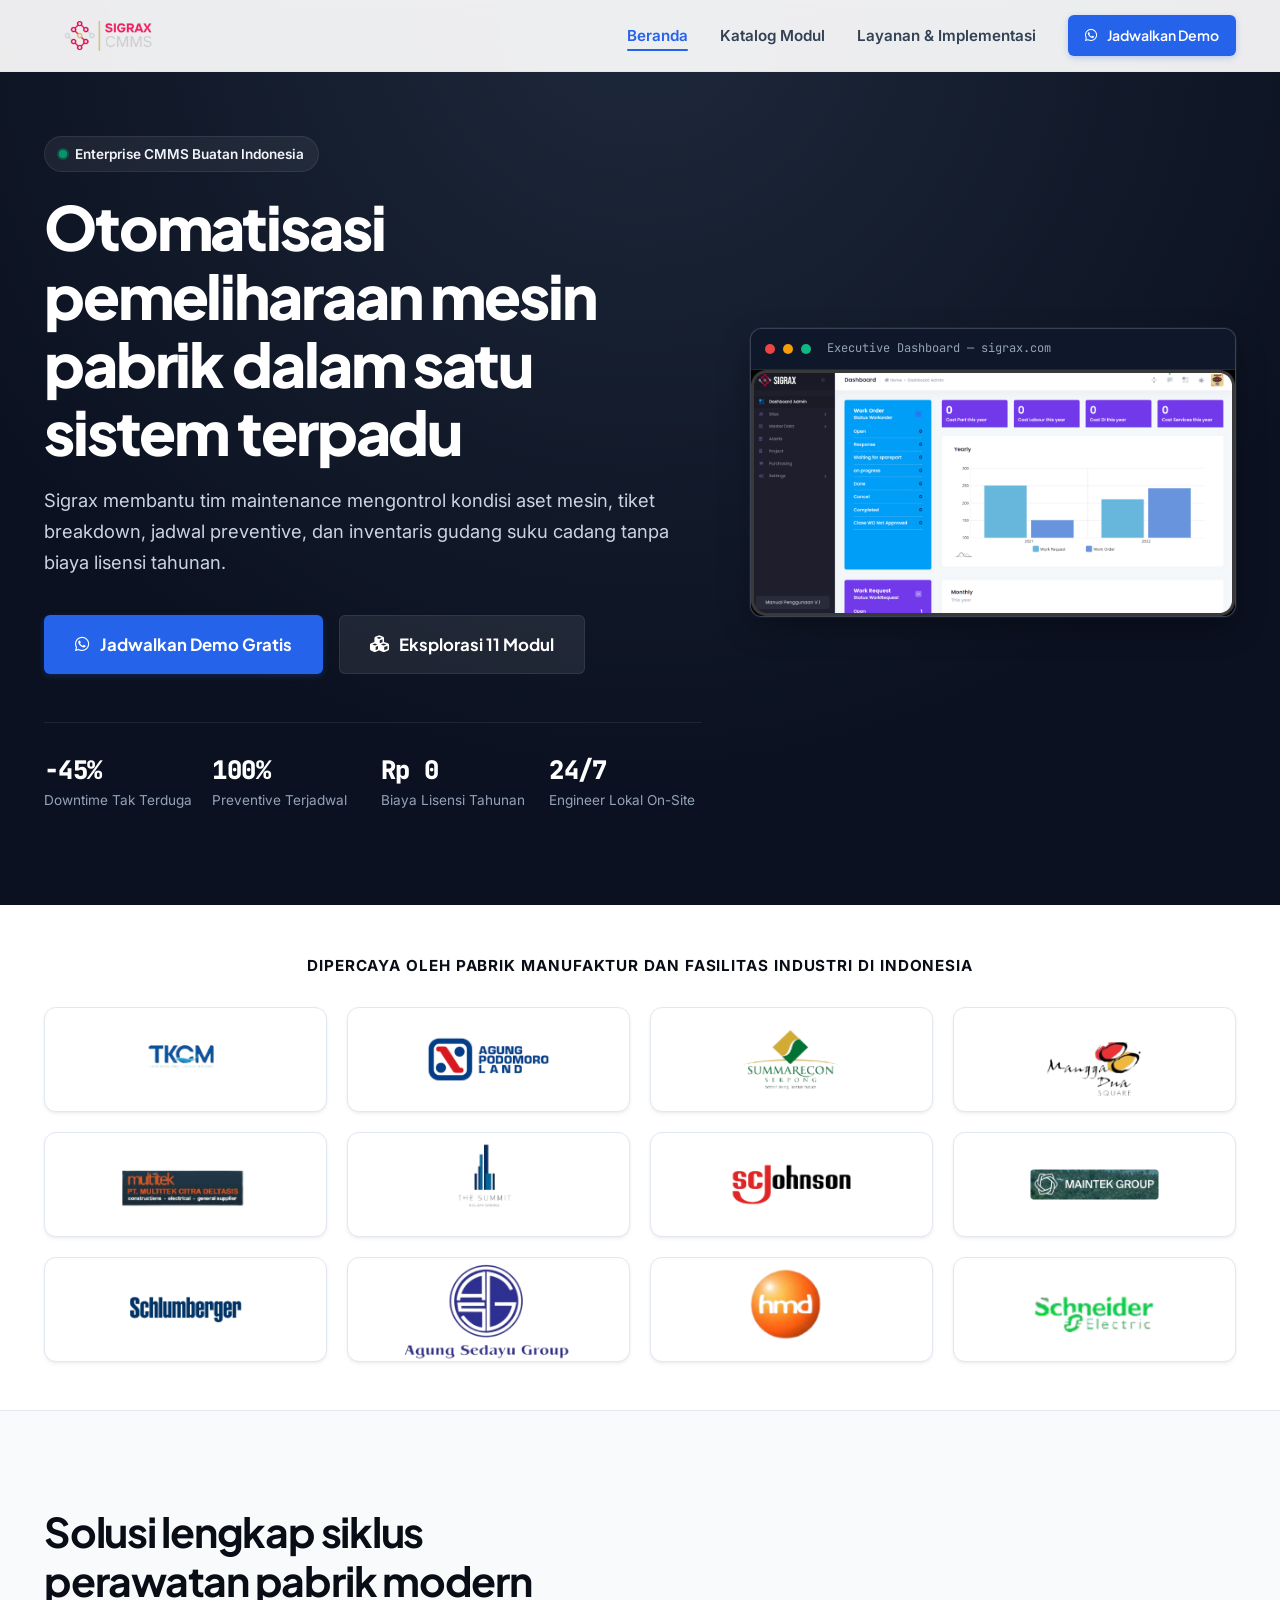
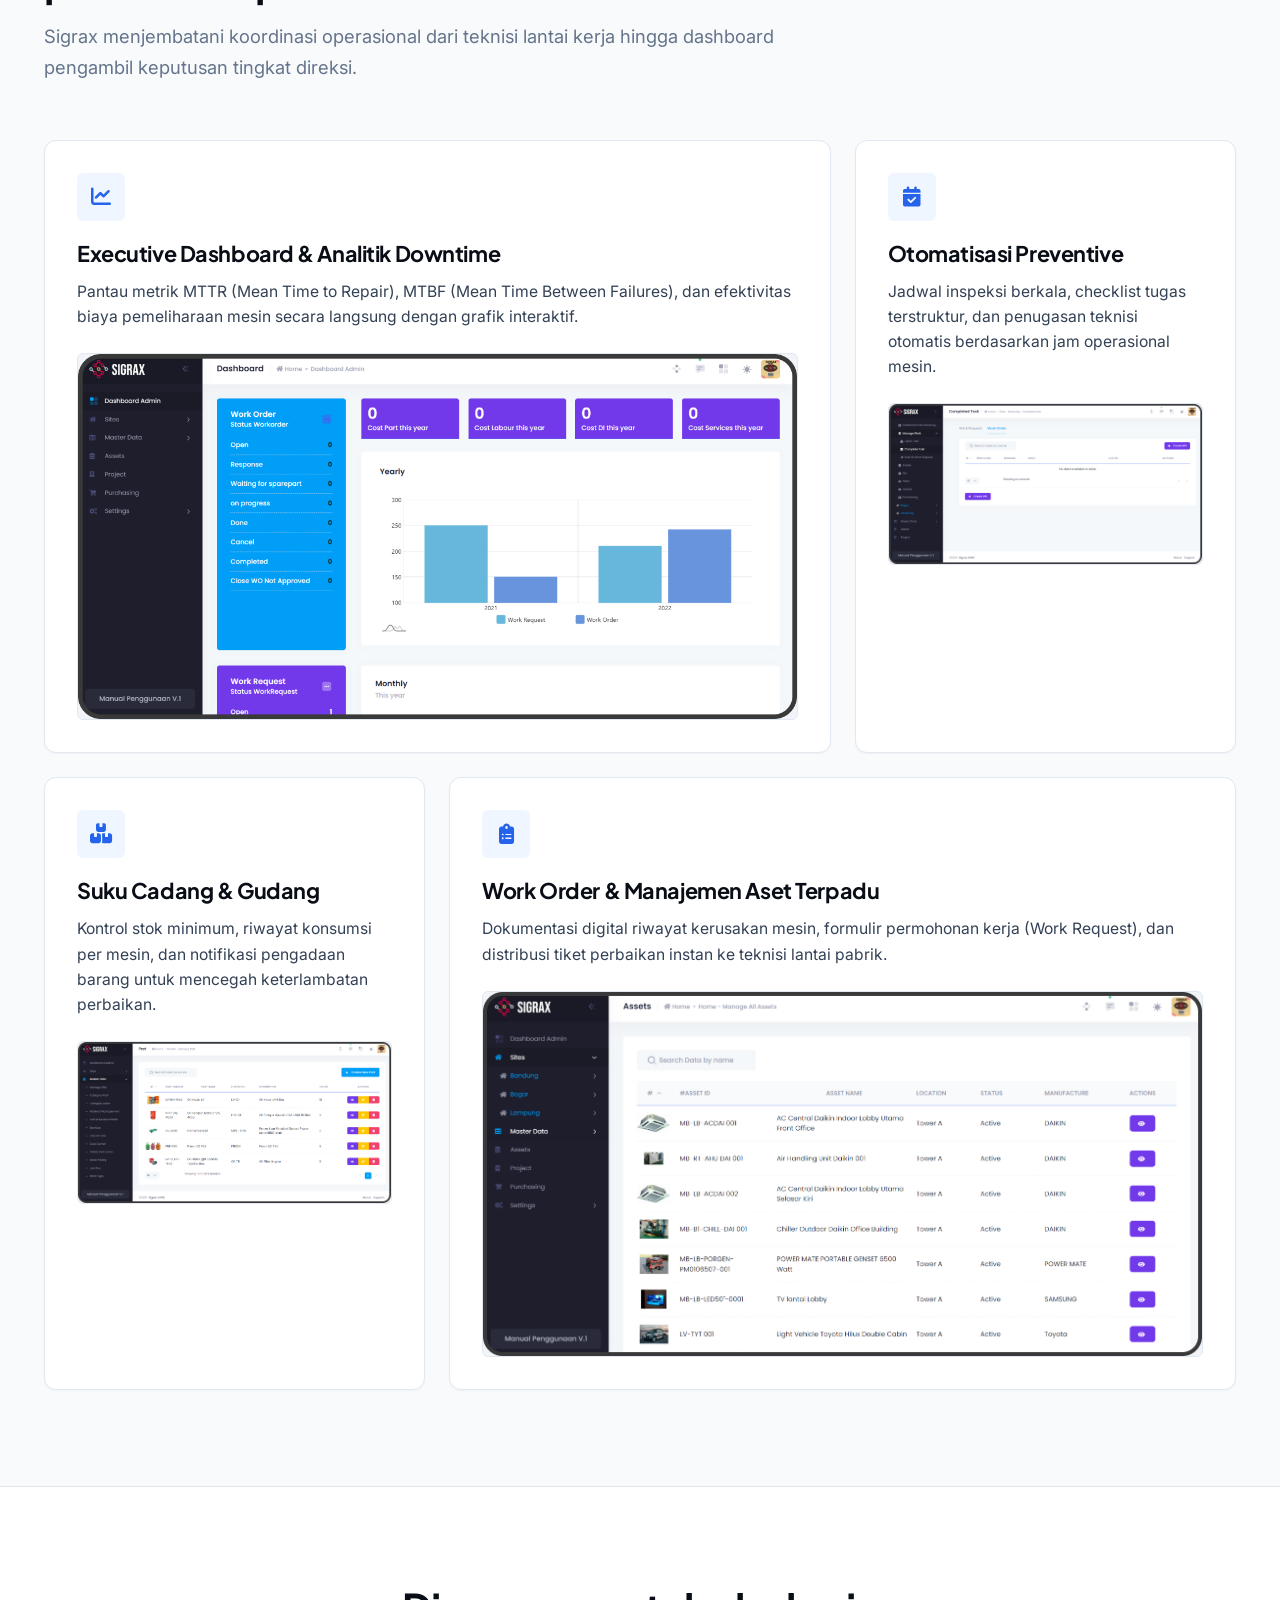
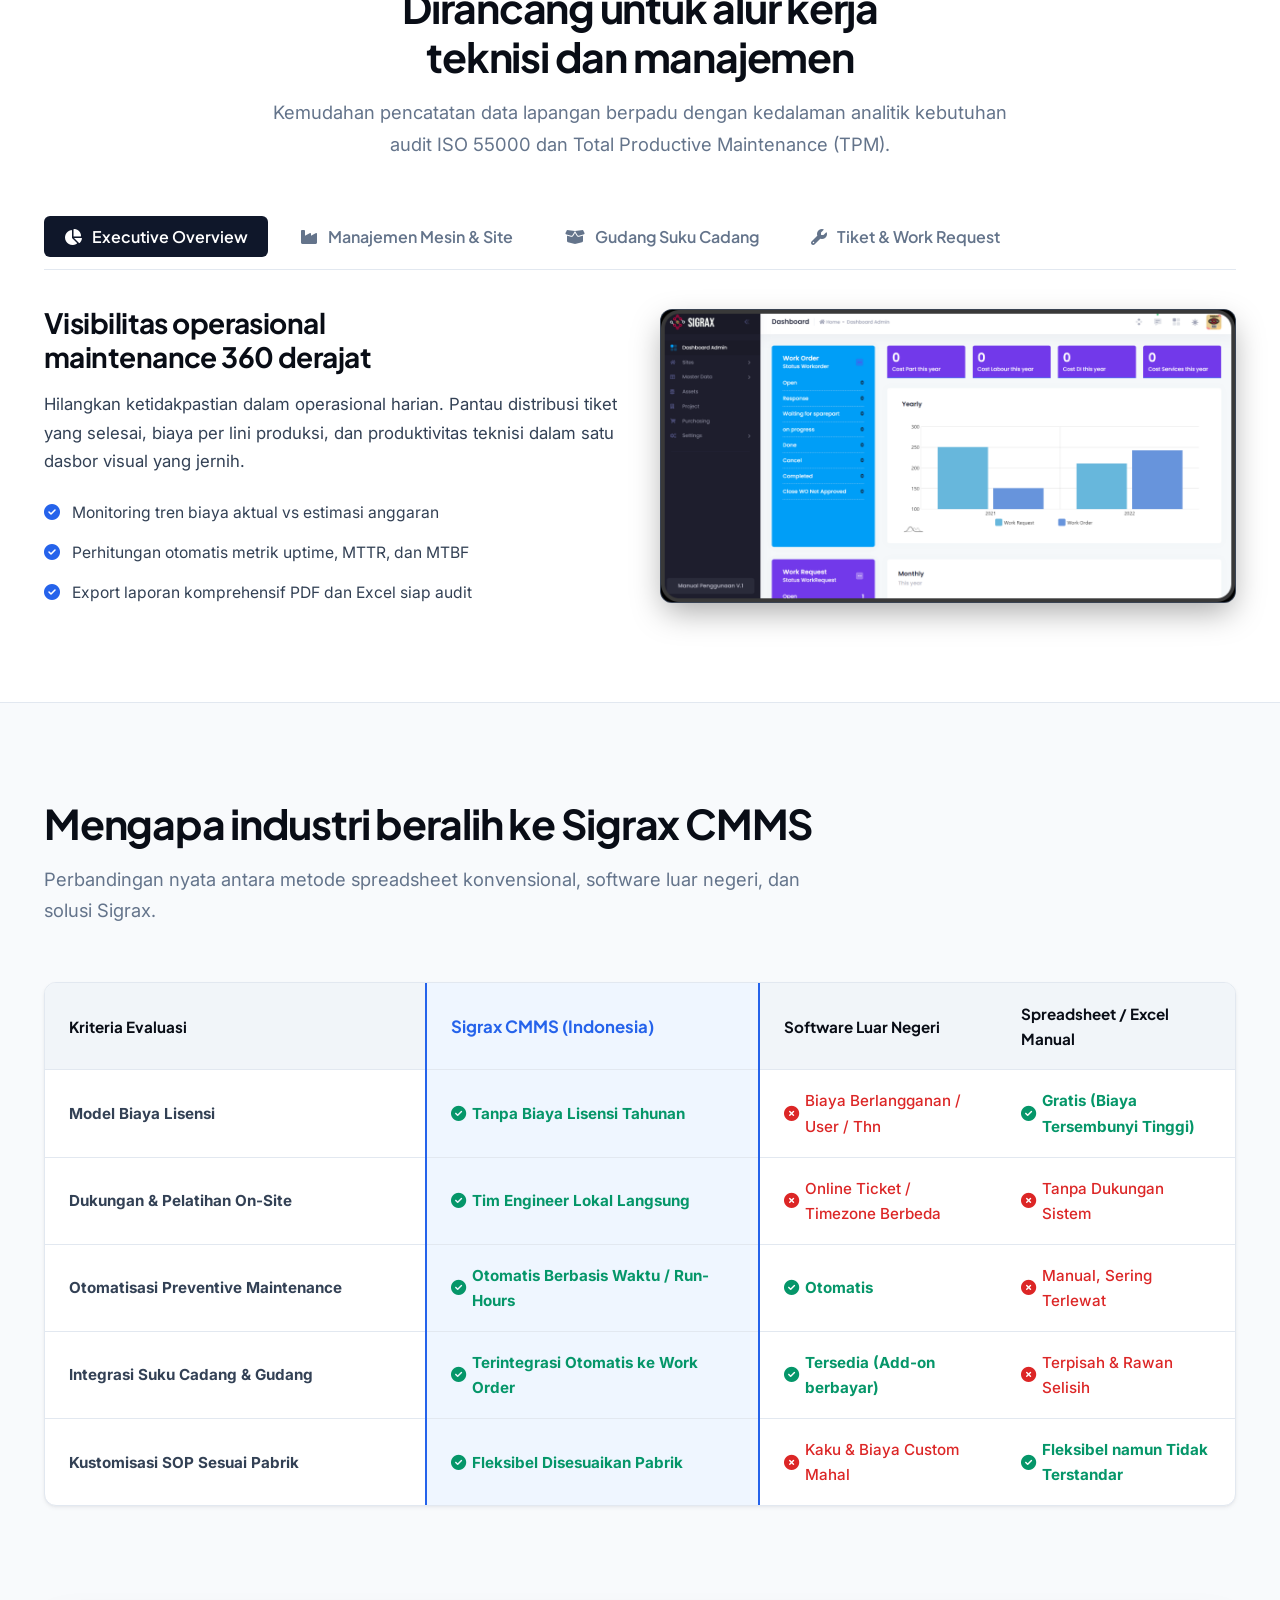
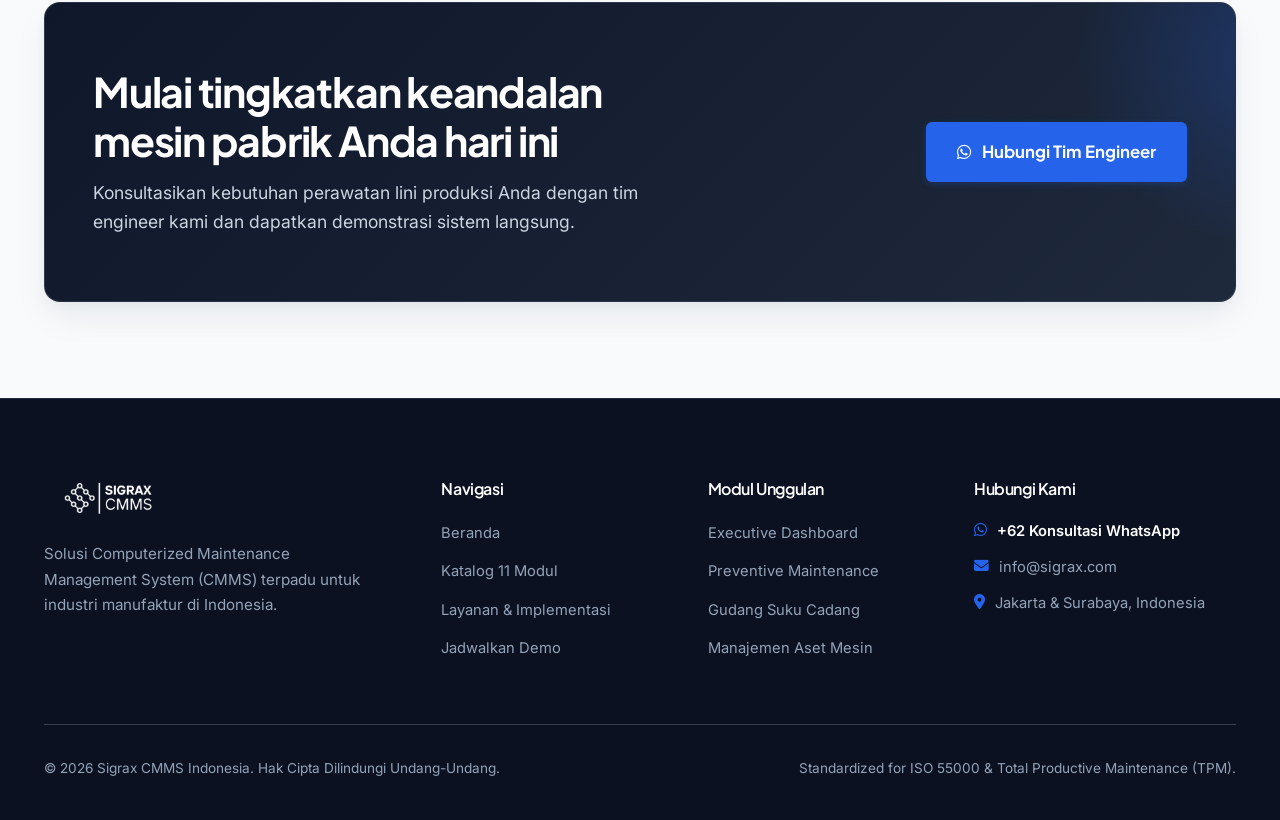
<file: index.html>
<!DOCTYPE html>
<html lang="id" prefix="og: https://ogp.me/ns#">
<head>
  <meta charset="UTF-8" />
  <meta name="viewport" content="width=device-width, initial-scale=1.0" />
  <title>Sigrax CMMS — Software Maintenance Pabrik Terpadu Buatan Indonesia</title>
  <meta name="description" content="Tingkatkan uptime mesin pabrik, otomatisasi jadwal preventive maintenance, dan kelola seluruh aset industri tanpa biaya lisensi tahunan." />
  <meta name="keywords" content="CMMS Indonesia, software maintenance pabrik, preventive maintenance, manajemen aset industri, ISO 55000, TPM software, work order management" />
  <meta name="author" content="Sigrax CMMS" />
  <meta name="robots" content="index, follow" />
  <link rel="canonical" href="https://sigrax.com/" />

  <!-- Open Graph / Social Media -->
  <meta property="og:type" content="website" />
  <meta property="og:url" content="https://sigrax.com/" />
  <meta property="og:title" content="Sigrax CMMS — Software Maintenance Pabrik Terpadu" />
  <meta property="og:description" content="Tingkatkan uptime mesin pabrik, otomatisasi jadwal preventive maintenance, dan kelola seluruh aset industri tanpa biaya lisensi tahunan." />
  <meta property="og:image" content="assets/screenshots/dashboard.png" />
  <meta property="og:locale" content="id_ID" />
  <meta property="og:site_name" content="Sigrax CMMS" />

  <!-- Twitter Card -->
  <meta name="twitter:card" content="summary_large_image" />
  <meta name="twitter:title" content="Sigrax CMMS — Software Maintenance Pabrik" />
  <meta name="twitter:description" content="Software CMMS buatan Indonesia untuk manajemen aset dan pemeliharaan industri." />
  <meta name="twitter:image" content="assets/screenshots/dashboard.png" />

  <!-- Schema.org JSON-LD -->
  <script type="application/ld+json">
  {
    "@context": "https://schema.org",
    "@type": "SoftwareApplication",
    "name": "Sigrax CMMS",
    "operatingSystem": "Web, Windows, Linux, Android, iOS",
    "applicationCategory": "BusinessApplication",
    "description": "Enterprise Computerized Maintenance Management System for manufacturing in Indonesia.",
    "offers": {
      "@type": "Offer",
      "price": "0",
      "priceCurrency": "IDR",
      "description": "Zero Annual License Fee Model"
    },
    "author": {
      "@type": "Organization",
      "name": "Sigrax Indonesia",
      "url": "https://sigrax.com"
    }
  }
  </script>

  <!-- Favicon & Icons -->
  <link rel="icon" type="image/png" href="assets/brand/logo.png" />
  <link rel="stylesheet" href="https://cdnjs.cloudflare.com/ajax/libs/font-awesome/6.5.1/css/all.min.css" />
  
  <!-- Enterprise Design System -->
  <link rel="stylesheet" href="css/style.css" />
</head>
<body>

  <!-- Accessible Skip Link -->
  <a href="#main-content" class="skip-link">Lewati ke konten utama</a>

  <!-- Top Navigation (Sticky Glass) -->
  <header>
    <nav class="site-navbar" aria-label="Navigasi Utama">
      <div class="container navbar-inner">
        <a href="index.html" class="navbar-brand" aria-label="Sigrax CMMS Beranda">
          <img src="assets/brand/logo.png" alt="Sigrax CMMS Logo" class="brand-logo" />
        </a>

        <button class="mobile-toggle" aria-label="Buka Menu Navigasi" aria-expanded="false">
          <i class="fas fa-bars"></i>
        </button>

        <ul class="nav-links">
          <li><a href="index.html" class="nav-link active">Beranda</a></li>
          <li><a href="features.html" class="nav-link">Katalog Modul</a></li>
          <li><a href="services.html" class="nav-link">Layanan &amp; Implementasi</a></li>
          <li class="nav-dropdown">
            <a href="https://wa.link/18xqmd" target="_blank" rel="noopener noreferrer" class="btn btn-primary btn-sm">
              <i class="fab fa-whatsapp"></i> Jadwalkan Demo
            </a>
            <div class="dropdown-panel">
              <a href="https://wa.link/18xqmd" target="_blank" rel="noopener noreferrer" class="dropdown-item">
                <i class="fab fa-whatsapp"></i> WhatsApp Konsultasi
              </a>
              <a href="mailto:info@sigrax.com" class="dropdown-item">
                <i class="fas fa-envelope"></i> Email Engineer Kami
              </a>
              <a href="https://www.instagram.com/sigraxcmms" target="_blank" rel="noopener noreferrer" class="dropdown-item">
                <i class="fab fa-instagram"></i> Instagram Resmi
              </a>
            </div>
          </li>
        </ul>
      </div>
    </nav>
  </header>

  <main id="main-content">
    <!-- Hero Section (Attention) -->
    <section class="hero-section">
      <div class="container">
        <div class="hero-grid">
          <!-- Text Content -->
          <div class="hero-content reveal-up">
            <div class="status-pill status-pill-dark">
              <span class="pulse-dot"></span>
              <span>Enterprise CMMS Buatan Indonesia</span>
            </div>
            
            <h1>Otomatisasi pemeliharaan mesin pabrik dalam satu sistem terpadu</h1>
            
            <p class="hero-subtitle">
              Sigrax membantu tim maintenance mengontrol kondisi aset mesin, tiket breakdown, jadwal preventive, dan inventaris gudang suku cadang tanpa biaya lisensi tahunan.
            </p>

            <div class="btn-group">
              <a href="https://wa.link/18xqmd" target="_blank" rel="noopener noreferrer" class="btn btn-primary btn-lg">
                <i class="fab fa-whatsapp"></i> Jadwalkan Demo Gratis
              </a>
              <a href="features.html" class="btn btn-ghost-dark btn-lg">
                <i class="fas fa-cubes"></i> Eksplorasi 11 Modul
              </a>
            </div>

            <div class="hero-stats-strip">
              <div class="hero-stat-item">
                <h4 class="tabular-nums">-45%</h4>
                <p>Downtime Tak Terduga</p>
              </div>
              <div class="hero-stat-item">
                <h4 class="tabular-nums">100%</h4>
                <p>Preventive Terjadwal</p>
              </div>
              <div class="hero-stat-item">
                <h4 class="tabular-nums">Rp 0</h4>
                <p>Biaya Lisensi Tahunan</p>
              </div>
              <div class="hero-stat-item">
                <h4 class="tabular-nums">24/7</h4>
                <p>Engineer Lokal On-Site</p>
              </div>
            </div>
          </div>

          <!-- Hero Screenshot Mockup -->
          <div class="hero-visual reveal-up">
            <div class="mockup-frame" data-lightbox="true" data-src="assets/screenshots/dashboard.png" data-title="Executive Dashboard Sigrax" data-desc="Tampilan visual analitik ringkasan biaya, work order, dan efisiensi mesin secara real-time.">
              <div class="mockup-header-bar">
                <div class="mockup-header-dot"></div>
                <div class="mockup-header-dot"></div>
                <div class="mockup-header-dot"></div>
                <span class="mockup-header-title">Executive Dashboard — sigrax.com</span>
              </div>
              <div class="mockup-body">
                <img src="assets/screenshots/dashboard.png" alt="Executive Dashboard Sigrax CMMS" />
                <div class="image-zoom-hint">
                  <i class="fas fa-search-plus"></i> Klik untuk memperbesar
                </div>
              </div>
            </div>
          </div>
        </div>
      </div>
    </section>

    <!-- Client Trust Section -->
    <section class="clients-section">
      <div class="container">
        <p class="clients-title">Dipercaya oleh pabrik manufaktur dan fasilitas industri di Indonesia</p>
        <div class="clients-grid">
          <div class="client-card"><img src="assets/clients/1.png" alt="Klien Industri Sigrax 1" /></div>
          <div class="client-card"><img src="assets/clients/2.png" alt="Klien Industri Sigrax 2" /></div>
          <div class="client-card"><img src="assets/clients/3.png" alt="Klien Industri Sigrax 3" /></div>
          <div class="client-card"><img src="assets/clients/4.png" alt="Klien Industri Sigrax 4" /></div>
          <div class="client-card"><img src="assets/clients/5.png" alt="Klien Industri Sigrax 5" /></div>
          <div class="client-card"><img src="assets/clients/6.png" alt="Klien Industri Sigrax 6" /></div>
          <div class="client-card"><img src="assets/clients/7.png" alt="Klien Industri Sigrax 7" /></div>
          <div class="client-card"><img src="assets/clients/8.png" alt="Klien Industri Sigrax 8" /></div>
          <div class="client-card"><img src="assets/clients/9.png" alt="Klien Industri Sigrax 9" /></div>
          <div class="client-card"><img src="assets/clients/10.png" alt="Klien Industri Sigrax 10" /></div>
          <div class="client-card"><img src="assets/clients/11.png" alt="Klien Industri Sigrax 11" /></div>
          <div class="client-card"><img src="assets/clients/12.png" alt="Klien Industri Sigrax 12" /></div>
        </div>
      </div>
    </section>

    <!-- Bento Grid Capabilities (Interest) -->
    <section class="section">
      <div class="container">
        <div class="section-header">
          <h2>Solusi lengkap siklus perawatan pabrik modern</h2>
          <p>Sigrax menjembatani koordinasi operasional dari teknisi lantai kerja hingga dashboard pengambil keputusan tingkat direksi.</p>
        </div>

        <div class="bento-grid">
          <!-- Cell 1 (8 cols) -->
          <div class="bento-cell bento-col-8 reveal-up">
            <div class="bento-icon"><i class="fas fa-chart-line"></i></div>
            <h3>Executive Dashboard &amp; Analitik Downtime</h3>
            <p>Pantau metrik MTTR (Mean Time to Repair), MTBF (Mean Time Between Failures), dan efektivitas biaya pemeliharaan mesin secara langsung dengan grafik interaktif.</p>
            <div class="bento-cell-preview" data-lightbox="true" data-src="assets/screenshots/dashboard.png" data-title="Executive Dashboard" data-desc="Tampilan visual analitik ringkasan biaya dan efisiensi mesin.">
              <img src="assets/screenshots/dashboard.png" alt="Executive Dashboard Sigrax" />
            </div>
          </div>

          <!-- Cell 2 (4 cols) -->
          <div class="bento-cell bento-col-4 reveal-up">
            <div class="bento-icon"><i class="fas fa-calendar-check"></i></div>
            <h3>Otomatisasi Preventive</h3>
            <p>Jadwal inspeksi berkala, checklist tugas terstruktur, dan penugasan teknisi otomatis berdasarkan jam operasional mesin.</p>
            <div class="bento-cell-preview" data-lightbox="true" data-src="assets/screenshots/completed task.png" data-title="Task & Checklist Log" data-desc="Log penyelesaian tugas perbaikan dan verifikasi teknisi.">
              <img src="assets/screenshots/completed task.png" alt="Completed Task Log" />
            </div>
          </div>

          <!-- Cell 3 (4 cols) -->
          <div class="bento-cell bento-col-4 reveal-up">
            <div class="bento-icon"><i class="fas fa-boxes-stacked"></i></div>
            <h3>Suku Cadang &amp; Gudang</h3>
            <p>Kontrol stok minimum, riwayat konsumsi per mesin, dan notifikasi pengadaan barang untuk mencegah keterlambatan perbaikan.</p>
            <div class="bento-cell-preview" data-lightbox="true" data-src="assets/screenshots/PART.png" data-title="Inventaris Suku Cadang" data-desc="Manajemen gudang suku cadang dan batas minimum stock alert.">
              <img src="assets/screenshots/PART.png" alt="Spare Parts Management" />
            </div>
          </div>

          <!-- Cell 4 (8 cols) -->
          <div class="bento-cell bento-col-8 reveal-up">
            <div class="bento-icon"><i class="fas fa-clipboard-list"></i></div>
            <h3>Work Order &amp; Manajemen Aset Terpadu</h3>
            <p>Dokumentasi digital riwayat kerusakan mesin, formulir permohonan kerja (Work Request), dan distribusi tiket perbaikan instan ke teknisi lantai pabrik.</p>
            <div class="bento-cell-preview" data-lightbox="true" data-src="assets/screenshots/assets.png" data-title="Asset & Machine Specification" data-desc="Database digital aset mesin, riwayat perbaikan, dan spesifikasi pabrikan.">
              <img src="assets/screenshots/assets.png" alt="Asset Management Sigrax" />
            </div>
          </div>
        </div>
      </div>
    </section>

    <!-- Interactive Tabs Showcase (Desire) -->
    <section class="section" style="background-color: #ffffff; border-top: 1px solid var(--border); border-bottom: 1px solid var(--border);">
      <div class="container">
        <div class="section-header center">
          <h2>Dirancang untuk alur kerja teknisi dan manajemen</h2>
          <p>Kemudahan pencatatan data lapangan berpadu dengan kedalaman analitik kebutuhan audit ISO 55000 dan Total Productive Maintenance (TPM).</p>
        </div>

        <div class="tabs-container">
          <div class="tab-nav">
            <button class="tab-btn active" data-target="tab-dashboard">
              <i class="fas fa-chart-pie"></i> Executive Overview
            </button>
            <button class="tab-btn" data-target="tab-assets">
              <i class="fas fa-industry"></i> Manajemen Mesin &amp; Site
            </button>
            <button class="tab-btn" data-target="tab-inventory">
              <i class="fas fa-box-open"></i> Gudang Suku Cadang
            </button>
            <button class="tab-btn" data-target="tab-tickets">
              <i class="fas fa-wrench"></i> Tiket &amp; Work Request
            </button>
          </div>

          <!-- Tab 1 -->
          <div class="tab-panel active" id="tab-dashboard">
            <div class="tab-content">
              <h3>Visibilitas operasional maintenance 360 derajat</h3>
              <p>Hilangkan ketidakpastian dalam operasional harian. Pantau distribusi tiket yang selesai, biaya per lini produksi, dan produktivitas teknisi dalam satu dasbor visual yang jernih.</p>
              <ul class="feature-checklist">
                <li><i class="fas fa-check-circle"></i> Monitoring tren biaya aktual vs estimasi anggaran</li>
                <li><i class="fas fa-check-circle"></i> Perhitungan otomatis metrik uptime, MTTR, dan MTBF</li>
                <li><i class="fas fa-check-circle"></i> Export laporan komprehensif PDF dan Excel siap audit</li>
              </ul>
            </div>
            <div class="tab-media">
              <div class="mockup-frame" data-lightbox="true" data-src="assets/screenshots/dashboard.png" data-title="Executive Dashboard" data-desc="Tampilan visual analitik ringkasan biaya dan efisiensi mesin.">
                <div class="mockup-body">
                  <img src="assets/screenshots/dashboard.png" alt="Executive Dashboard" />
                  <div class="image-zoom-hint"><i class="fas fa-search-plus"></i> Perbesar</div>
                </div>
              </div>
            </div>
          </div>

          <!-- Tab 2 -->
          <div class="tab-panel" id="tab-assets">
            <div class="tab-content">
              <h3>Hierarki aset mesin terstruktur dari Site hingga Komponen</h3>
              <p>Strukturkan seluruh aset pabrik Anda dari multi-lokasi (Plant/Site), lini produksi, mesin utama, hingga nomor komponen terkecil dengan kodefikasi standar.</p>
              <ul class="feature-checklist">
                <li><i class="fas fa-check-circle"></i> Digitalisasi manual book dan dokumen teknis per mesin</li>
                <li><i class="fas fa-check-circle"></i> Log riwayat kerusakan lengkap dari awal instalasi</li>
                <li><i class="fas fa-check-circle"></i> Manajemen lokasi penempatan dan tanggung jawab PIC teknisi</li>
              </ul>
            </div>
            <div class="tab-media">
              <div class="mockup-frame" data-lightbox="true" data-src="assets/screenshots/assets.png" data-title="Asset & Machine Hub" data-desc="Database digital aset mesin, riwayat perbaikan, dan spesifikasi teknis.">
                <div class="mockup-body">
                  <img src="assets/screenshots/assets.png" alt="Asset Management" />
                  <div class="image-zoom-hint"><i class="fas fa-search-plus"></i> Perbesar</div>
                </div>
              </div>
            </div>
          </div>

          <!-- Tab 3 -->
          <div class="tab-panel" id="tab-inventory">
            <div class="tab-content">
              <h3>Cegah mesin berhenti karena suku cadang habis</h3>
              <p>Sistem inventaris suku cadang Sigrax memastikan stok kritis selalu terpantau dengan sistem peringatan dini (Safety Stock Alert).</p>
              <ul class="feature-checklist">
                <li><i class="fas fa-check-circle"></i> Auto-deduction stok saat tiket Work Order selesai dikerjakan</li>
                <li><i class="fas fa-check-circle"></i> Riwayat supplier, harga pembelian terakhir, dan lokasi rak gudang</li>
                <li><i class="fas fa-check-circle"></i> Laporan mutasi barang dan valuasi inventory real-time</li>
              </ul>
            </div>
            <div class="tab-media">
              <div class="mockup-frame" data-lightbox="true" data-src="assets/screenshots/PART.png" data-title="Spare Parts Inventory" data-desc="Manajemen gudang suku cadang dan batas minimum stock alert.">
                <div class="mockup-body">
                  <img src="assets/screenshots/PART.png" alt="Spare Parts" />
                  <div class="image-zoom-hint"><i class="fas fa-search-plus"></i> Perbesar</div>
                </div>
              </div>
            </div>
          </div>

          <!-- Tab 4 -->
          <div class="tab-panel" id="tab-tickets">
            <div class="tab-content">
              <h3>Pencatatan Work Request dan penugasan teknisi tanpa jeda</h3>
              <p>Operator lini dapat melaporkan kendala mesin secara cepat, sementara supervisor dapat langsung mengalokasikan tugas ke teknisi yang sedang bertugas.</p>
              <ul class="feature-checklist">
                <li><i class="fas fa-check-circle"></i> Prioritisasi status darurat (Emergency Breakdown vs Reguler)</li>
                <li><i class="fas fa-check-circle"></i> Checklist verifikasi langkah perbaikan dan foto bukti pengerjaan</li>
                <li><i class="fas fa-check-circle"></i> Pencatatan durasi jam kerja teknisi (Labor Hours)</li>
              </ul>
            </div>
            <div class="tab-media">
              <div class="mockup-frame" data-lightbox="true" data-src="assets/screenshots/work req.png" data-title="Work Request Management" data-desc="Formulir Work Request terstruktur untuk penanganan breakdown cepat.">
                <div class="mockup-body">
                  <img src="assets/screenshots/work req.png" alt="Work Request" />
                  <div class="image-zoom-hint"><i class="fas fa-search-plus"></i> Perbesar</div>
                </div>
              </div>
            </div>
          </div>
        </div>
      </div>
    </section>

    <!-- Comparison Section (Value Prop) -->
    <section class="section">
      <div class="container">
        <div class="section-header">
          <h2>Mengapa industri beralih ke Sigrax CMMS</h2>
          <p>Perbandingan nyata antara metode spreadsheet konvensional, software luar negeri, dan solusi Sigrax.</p>
        </div>

        <div class="comparison-table-wrapper">
          <table class="comparison-table">
            <thead>
              <tr>
                <th style="width: 32%;">Kriteria Evaluasi</th>
                <th class="highlight-col" style="width: 28%;">Sigrax CMMS (Indonesia)</th>
                <th style="width: 20%;">Software Luar Negeri</th>
                <th style="width: 20%;">Spreadsheet / Excel Manual</th>
              </tr>
            </thead>
            <tbody>
              <tr>
                <td><strong>Model Biaya Lisensi</strong></td>
                <td class="highlight-col"><span class="badge-check"><i class="fas fa-check-circle"></i> Tanpa Biaya Lisensi Tahunan</span></td>
                <td><span class="badge-cross"><i class="fas fa-times-circle"></i> Biaya Berlangganan / User / Thn</span></td>
                <td><span class="badge-check"><i class="fas fa-check-circle"></i> Gratis (Biaya Tersembunyi Tinggi)</span></td>
              </tr>
              <tr>
                <td><strong>Dukungan &amp; Pelatihan On-Site</strong></td>
                <td class="highlight-col"><span class="badge-check"><i class="fas fa-check-circle"></i> Tim Engineer Lokal Langsung</span></td>
                <td><span class="badge-cross"><i class="fas fa-times-circle"></i> Online Ticket / Timezone Berbeda</span></td>
                <td><span class="badge-cross"><i class="fas fa-times-circle"></i> Tanpa Dukungan Sistem</span></td>
              </tr>
              <tr>
                <td><strong>Otomatisasi Preventive Maintenance</strong></td>
                <td class="highlight-col"><span class="badge-check"><i class="fas fa-check-circle"></i> Otomatis Berbasis Waktu / Run-Hours</span></td>
                <td><span class="badge-check"><i class="fas fa-check-circle"></i> Otomatis</span></td>
                <td><span class="badge-cross"><i class="fas fa-times-circle"></i> Manual, Sering Terlewat</span></td>
              </tr>
              <tr>
                <td><strong>Integrasi Suku Cadang &amp; Gudang</strong></td>
                <td class="highlight-col"><span class="badge-check"><i class="fas fa-check-circle"></i> Terintegrasi Otomatis ke Work Order</span></td>
                <td><span class="badge-check"><i class="fas fa-check-circle"></i> Tersedia (Add-on berbayar)</span></td>
                <td><span class="badge-cross"><i class="fas fa-times-circle"></i> Terpisah &amp; Rawan Selisih</span></td>
              </tr>
              <tr>
                <td><strong>Kustomisasi SOP Sesuai Pabrik</strong></td>
                <td class="highlight-col"><span class="badge-check"><i class="fas fa-check-circle"></i> Fleksibel Disesuaikan Pabrik</span></td>
                <td><span class="badge-cross"><i class="fas fa-times-circle"></i> Kaku &amp; Biaya Custom Mahal</span></td>
                <td><span class="badge-check"><i class="fas fa-check-circle"></i> Fleksibel namun Tidak Terstandar</span></td>
              </tr>
            </tbody>
          </table>
        </div>
      </div>
    </section>

    <!-- Global CTA Banner (Action) -->
    <section class="section" style="padding-top: 0;">
      <div class="container">
        <div class="cta-banner reveal-up">
          <div class="cta-banner-content">
            <h2>Mulai tingkatkan keandalan mesin pabrik Anda hari ini</h2>
            <p>Konsultasikan kebutuhan perawatan lini produksi Anda dengan tim engineer kami dan dapatkan demonstrasi sistem langsung.</p>
          </div>
          <div class="btn-group">
            <a href="https://wa.link/18xqmd" target="_blank" rel="noopener noreferrer" class="btn btn-primary btn-lg">
              <i class="fab fa-whatsapp"></i> Hubungi Tim Engineer
            </a>
          </div>
        </div>
      </div>
    </section>
  </main>

  <!-- Footer Architecture -->
  <footer class="site-footer">
    <div class="container">
      <div class="footer-grid">
        <!-- Brand Info -->
        <div class="footer-brand">
          <a href="index.html" aria-label="Sigrax Beranda">
            <img src="assets/brand/logo.png" alt="Sigrax CMMS" style="height: 38px; filter: brightness(0) invert(1);" />
          </a>
          <p>Solusi Computerized Maintenance Management System (CMMS) terpadu untuk industri manufaktur di Indonesia.</p>
        </div>

        <!-- Navigation Links -->
        <div class="footer-col">
          <h4>Navigasi</h4>
          <ul class="footer-links">
            <li><a href="index.html">Beranda</a></li>
            <li><a href="features.html">Katalog 11 Modul</a></li>
            <li><a href="services.html">Layanan &amp; Implementasi</a></li>
            <li><a href="https://wa.link/18xqmd" target="_blank" rel="noopener noreferrer">Jadwalkan Demo</a></li>
          </ul>
        </div>

        <!-- Modul Populer -->
        <div class="footer-col">
          <h4>Modul Unggulan</h4>
          <ul class="footer-links">
            <li><a href="features.html">Executive Dashboard</a></li>
            <li><a href="features.html">Preventive Maintenance</a></li>
            <li><a href="features.html">Gudang Suku Cadang</a></li>
            <li><a href="features.html">Manajemen Aset Mesin</a></li>
          </ul>
        </div>

        <!-- Contact Info -->
        <div class="footer-col">
          <h4>Hubungi Kami</h4>
          <div class="footer-contact-item">
            <i class="fab fa-whatsapp"></i>
            <span><a href="https://wa.link/18xqmd" target="_blank" rel="noopener noreferrer" style="color: #ffffff; font-weight: 600;">+62 Konsultasi WhatsApp</a></span>
          </div>
          <div class="footer-contact-item">
            <i class="fas fa-envelope"></i>
            <span>info@sigrax.com</span>
          </div>
          <div class="footer-contact-item">
            <i class="fas fa-map-marker-alt"></i>
            <span>Jakarta &amp; Surabaya, Indonesia</span>
          </div>
        </div>
      </div>

      <div class="footer-bottom">
        <div>&copy; 2026 Sigrax CMMS Indonesia. Hak Cipta Dilindungi Undang-Undang.</div>
        <div>Standardized for ISO 55000 &amp; Total Productive Maintenance (TPM).</div>
      </div>
    </div>
  </footer>

  <!-- Accessible Lightbox Modal Window -->
  <div id="lightboxModal" class="lightbox-modal" role="dialog" aria-modal="true" aria-label="Pratinjau Screenshot Sistem">
    <div class="lightbox-container">
      <div class="lightbox-header">
        <div class="lightbox-title-wrap">
          <h4 id="lightboxTitle">Executive Dashboard Sigrax</h4>
          <p id="lightboxDesc">Tampilan visual analitik ringkasan biaya dan efisiensi mesin.</p>
        </div>
        <button class="lightbox-close" aria-label="Tutup Pratinjau"><i class="fas fa-times"></i></button>
      </div>
      <div class="lightbox-content">
        <img id="lightboxImg" src="assets/screenshots/dashboard.png" alt="Screenshot detail" />
      </div>
    </div>
  </div>

  <script src="js/main.js"></script>
</body>
</html>
</file>
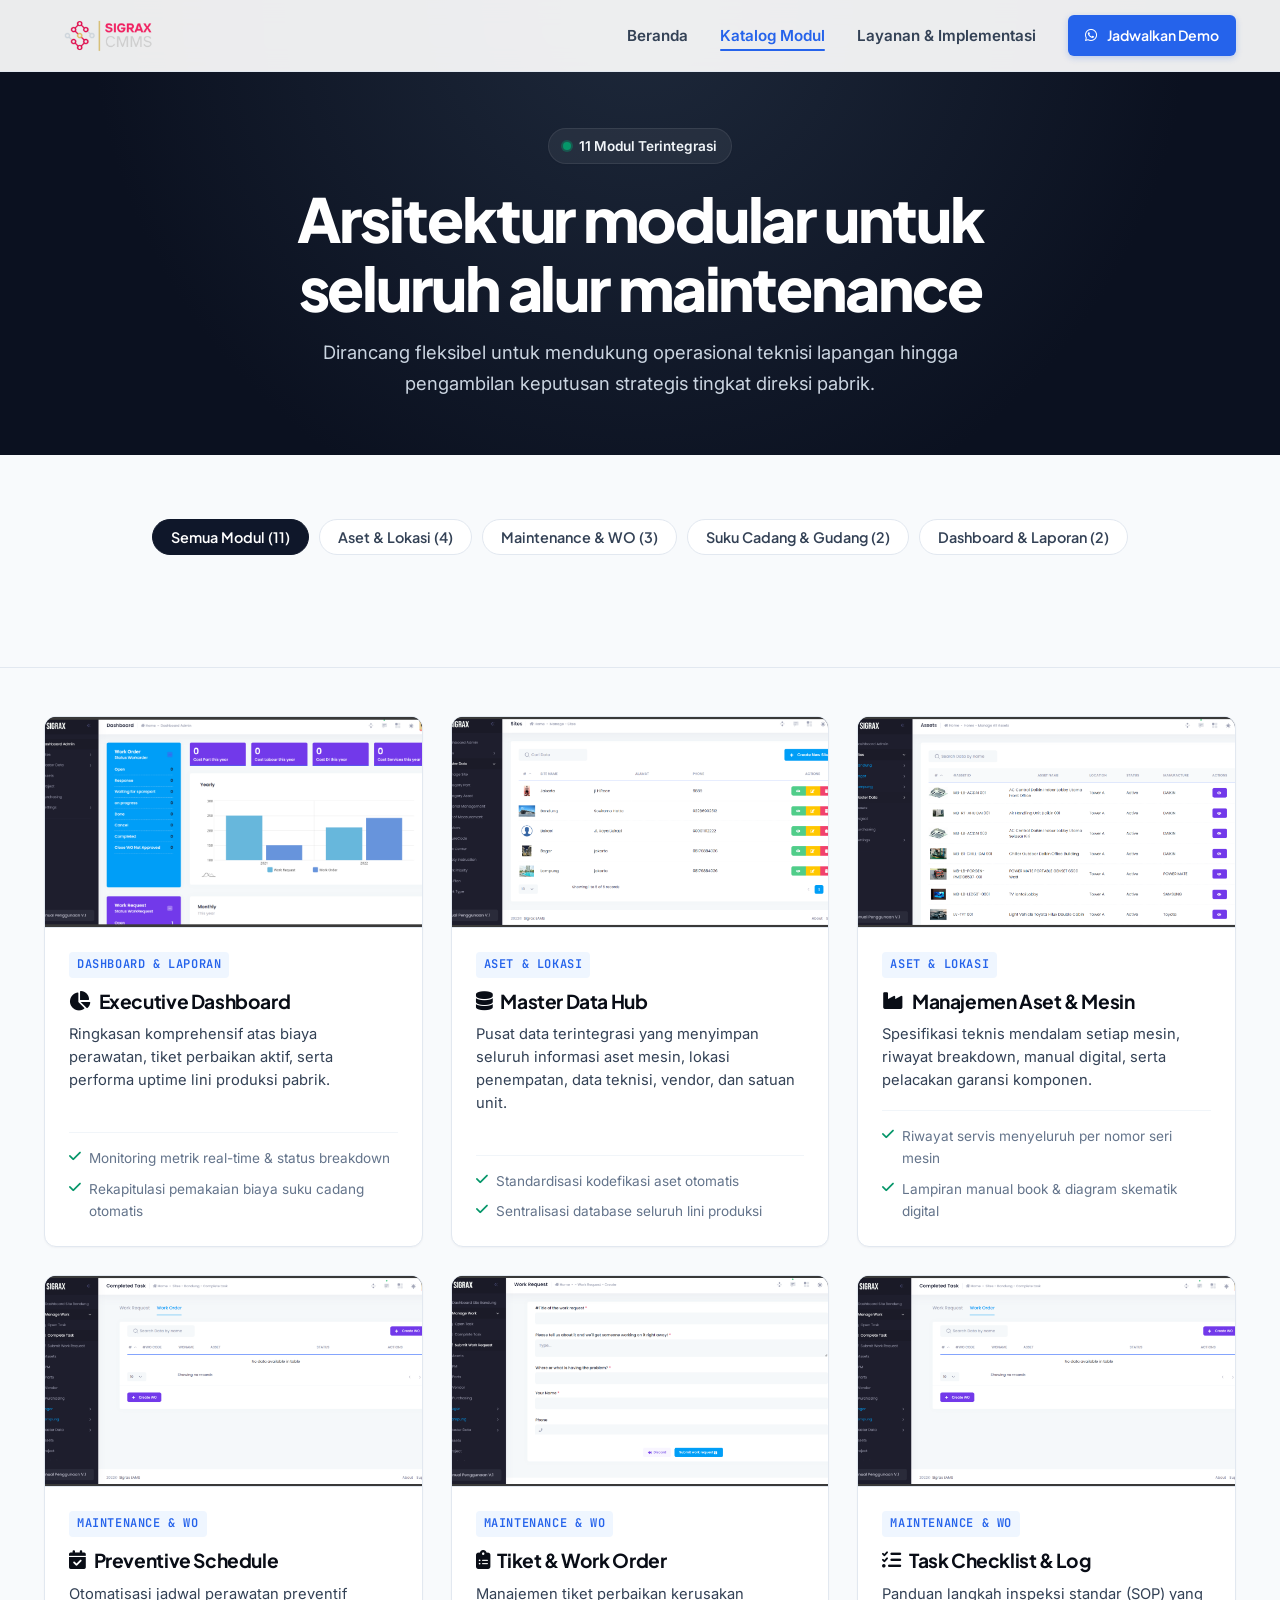
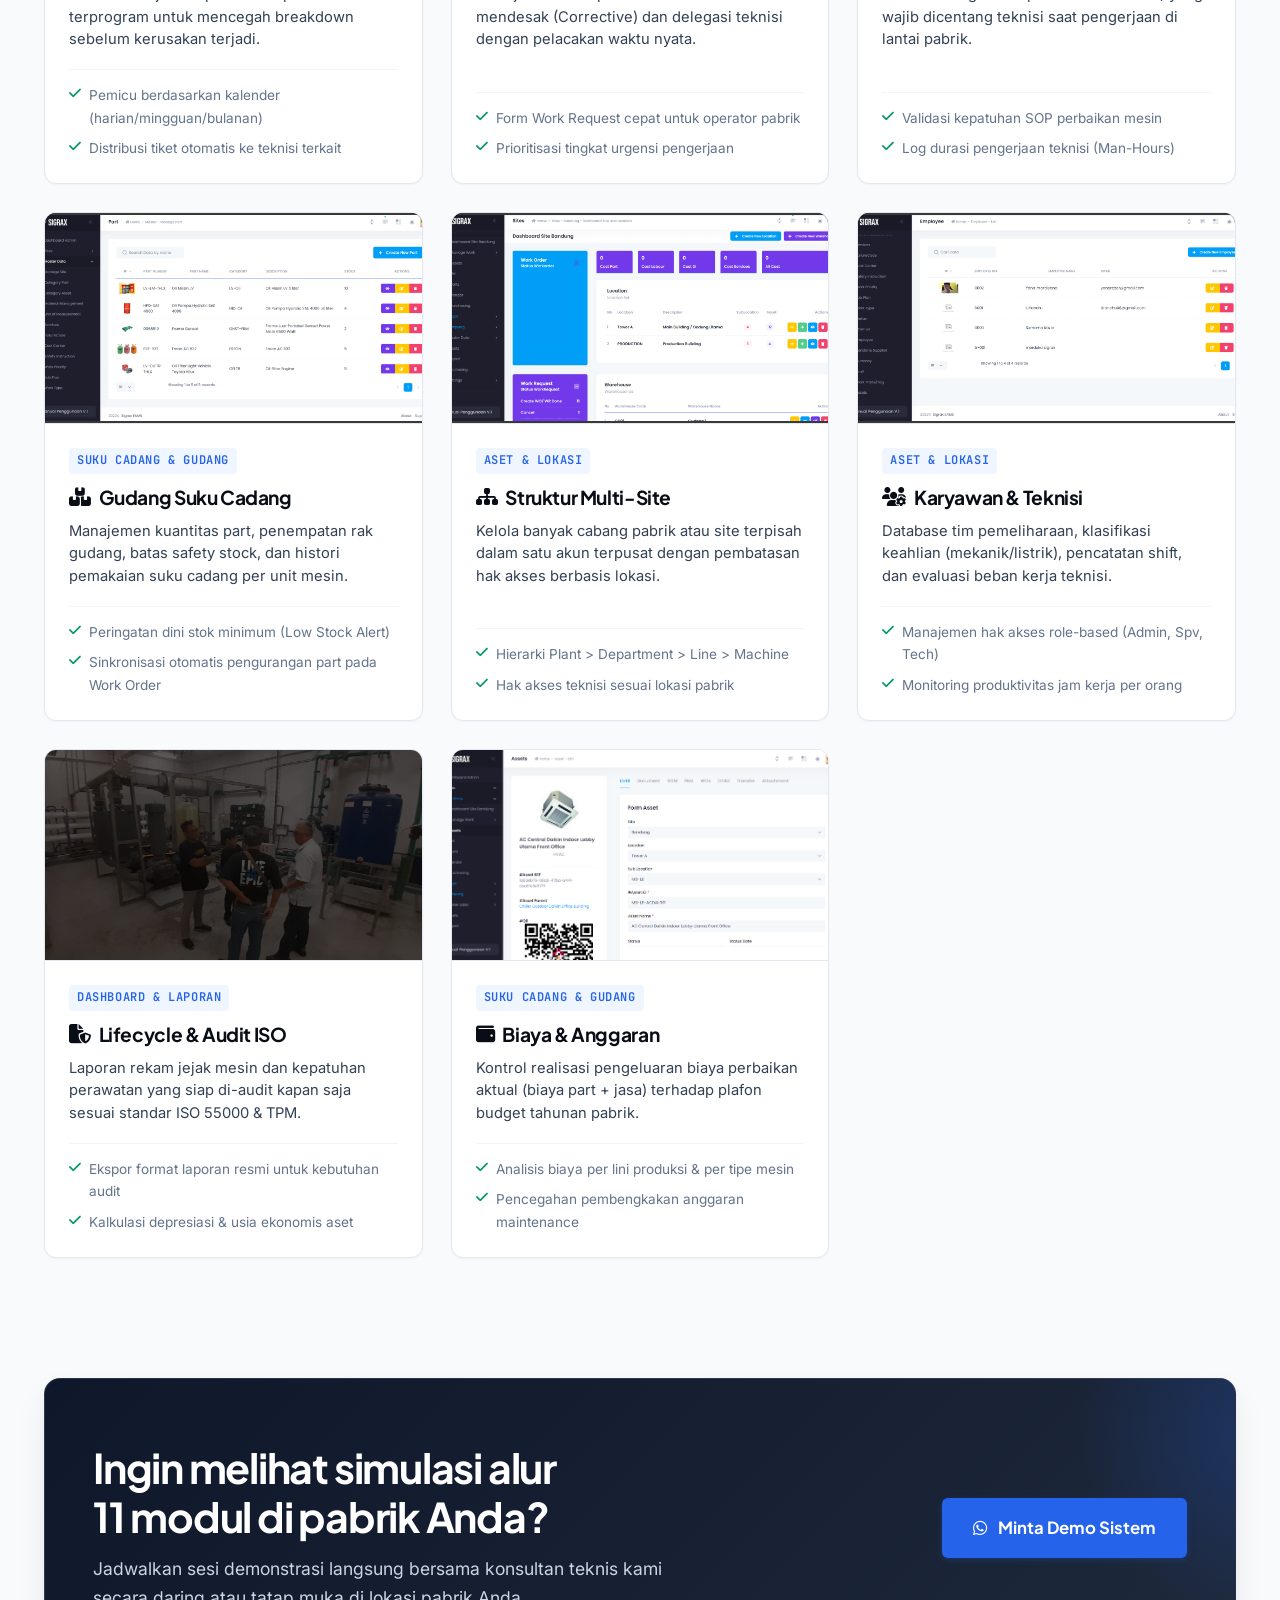
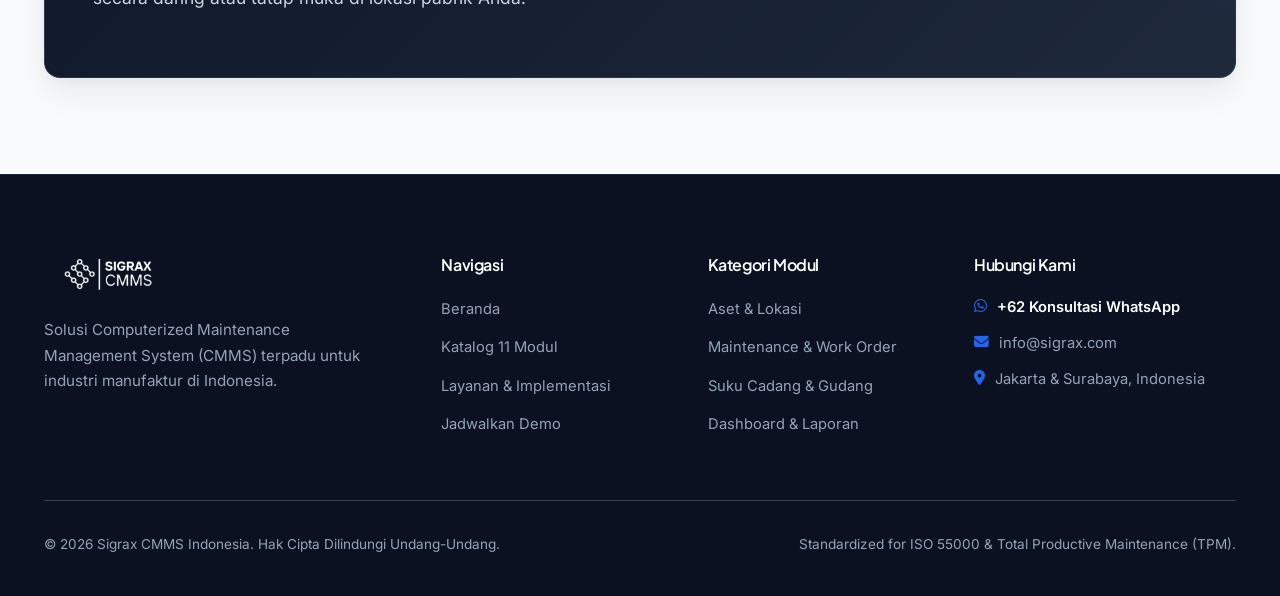
<file: features.html>
<!DOCTYPE html>
<html lang="id" prefix="og: https://ogp.me/ns#">
<head>
  <meta charset="UTF-8" />
  <meta name="viewport" content="width=device-width, initial-scale=1.0" />
  <title>Katalog 11 Modul Lengkap — Sigrax CMMS</title>
  <meta name="description" content="Eksplorasi 11 modul terpadu Sigrax CMMS untuk manajemen aset, work order, pemeliharaan preventif, inventaris suku cadang, dan analitik pabrik." />
  <meta name="keywords" content="modul CMMS, modul maintenance pabrik, work order software, inventory suku cadang, preventive maintenance schedule" />
  <meta name="author" content="Sigrax CMMS" />
  <meta name="robots" content="index, follow" />
  <link rel="canonical" href="https://sigrax.com/features.html" />

  <!-- Open Graph -->
  <meta property="og:type" content="website" />
  <meta property="og:url" content="https://sigrax.com/features.html" />
  <meta property="og:title" content="Katalog 11 Modul Lengkap — Sigrax CMMS" />
  <meta property="og:description" content="Manajemen maintenance pabrik dari level teknisi sampai dashboard analitik manajemen." />
  <meta property="og:image" content="assets/screenshots/dashboard.png" />
  <meta property="og:locale" content="id_ID" />
  <meta property="og:site_name" content="Sigrax CMMS" />

  <!-- Twitter Card -->
  <meta name="twitter:card" content="summary_large_image" />
  <meta name="twitter:title" content="Katalog 11 Modul Lengkap — Sigrax CMMS" />
  <meta name="twitter:description" content="Manajemen pemeliharaan pabrik menyeluruh dengan 11 modul terpadu." />
  <meta name="twitter:image" content="assets/screenshots/dashboard.png" />

  <!-- Favicon & Icons -->
  <link rel="icon" type="image/png" href="assets/brand/logo.png" />
  <link rel="stylesheet" href="https://cdnjs.cloudflare.com/ajax/libs/font-awesome/6.5.1/css/all.min.css" />
  
  <!-- Enterprise Design System -->
  <link rel="stylesheet" href="css/style.css" />
</head>
<body>

  <!-- Accessible Skip Link -->
  <a href="#main-content" class="skip-link">Lewati ke konten utama</a>

  <!-- Top Navigation -->
  <header>
    <nav class="site-navbar" aria-label="Navigasi Utama">
      <div class="container navbar-inner">
        <a href="index.html" class="navbar-brand" aria-label="Sigrax CMMS Beranda">
          <img src="assets/brand/logo.png" alt="Sigrax CMMS Logo" class="brand-logo" />
        </a>

        <button class="mobile-toggle" aria-label="Buka Menu" aria-expanded="false">
          <i class="fas fa-bars"></i>
        </button>

        <ul class="nav-links">
          <li><a href="index.html" class="nav-link">Beranda</a></li>
          <li><a href="features.html" class="nav-link active">Katalog Modul</a></li>
          <li><a href="services.html" class="nav-link">Layanan &amp; Implementasi</a></li>
          <li class="nav-dropdown">
            <a href="https://wa.link/18xqmd" target="_blank" rel="noopener noreferrer" class="btn btn-primary btn-sm">
              <i class="fab fa-whatsapp"></i> Jadwalkan Demo
            </a>
            <div class="dropdown-panel">
              <a href="https://wa.link/18xqmd" target="_blank" rel="noopener noreferrer" class="dropdown-item">
                <i class="fab fa-whatsapp"></i> WhatsApp Konsultasi
              </a>
              <a href="mailto:info@sigrax.com" class="dropdown-item">
                <i class="fas fa-envelope"></i> Email Engineer Kami
              </a>
              <a href="https://www.instagram.com/sigraxcmms" target="_blank" rel="noopener noreferrer" class="dropdown-item">
                <i class="fab fa-instagram"></i> Instagram Resmi
              </a>
            </div>
          </li>
        </ul>
      </div>
    </nav>
  </header>

  <main id="main-content">
    <!-- Page Header Banner -->
    <section class="section-dark" style="padding-top: calc(var(--nav-height) + 56px); padding-bottom: 56px; background: radial-gradient(circle at 50% 0%, #1e293b 0%, #0b1120 70%);">
      <div class="container" style="text-align: center;">
        <div class="status-pill status-pill-dark">
          <span class="pulse-dot"></span>
          <span>11 Modul Terintegrasi</span>
        </div>
        <h1>Arsitektur modular untuk seluruh alur maintenance</h1>
        <p style="max-width: 680px; margin: 16px auto 0; color: var(--text-white-dim); font-size: 1.15rem;">
          Dirancang fleksibel untuk mendukung operasional teknisi lapangan hingga pengambilan keputusan strategis tingkat direksi pabrik.
        </p>
      </div>
    </section>

    <!-- Filter Buttons Bar -->
    <section class="section-tight" style="background-color: var(--bg-page); border-bottom: 1px solid var(--border);">
      <div class="container">
        <div class="filter-bar">
          <button class="filter-btn active" data-category="all">Semua Modul (11)</button>
          <button class="filter-btn" data-category="asset">Aset &amp; Lokasi (4)</button>
          <button class="filter-btn" data-category="maintenance">Maintenance &amp; WO (3)</button>
          <button class="filter-btn" data-category="inventory">Suku Cadang &amp; Gudang (2)</button>
          <button class="filter-btn" data-category="analytics">Dashboard &amp; Laporan (2)</button>
        </div>
      </div>
    </section>

    <!-- 11 Modules Grid Section -->
    <section class="section" style="padding-top: 48px;">
      <div class="container">
        <div class="modules-grid">

          <!-- 1. Executive Dashboard -->
          <div class="module-item-card reveal-up" data-category="analytics">
            <div class="module-item-preview" data-lightbox="true" data-src="assets/screenshots/dashboard.png" data-title="1. Executive Dashboard Module" data-desc="Visualisasi real-time performa pemeliharaan, rekap work order, dan tren biaya perawatan.">
              <img src="assets/screenshots/dashboard.png" alt="Executive Dashboard Sigrax" />
              <div class="image-zoom-hint"><i class="fas fa-search-plus"></i> Perbesar</div>
            </div>
            <div class="module-item-body">
              <span class="module-category-tag">Dashboard &amp; Laporan</span>
              <h3><i class="fas fa-chart-pie"></i> Executive Dashboard</h3>
              <p>Ringkasan komprehensif atas biaya perawatan, tiket perbaikan aktif, serta performa uptime lini produksi pabrik.</p>
              <ul class="module-points-list">
                <li><i class="fas fa-check"></i> Monitoring metrik real-time &amp; status breakdown</li>
                <li><i class="fas fa-check"></i> Rekapitulasi pemakaian biaya suku cadang otomatis</li>
              </ul>
            </div>
          </div>

          <!-- 2. Master Data Hub -->
          <div class="module-item-card reveal-up" data-category="asset">
            <div class="module-item-preview" data-lightbox="true" data-src="assets/screenshots/sites (tempat).png" data-title="2. Master Data Hub Module" data-desc="Database terpusat semua data inventaris mesin, karyawan, lokasi, dan standar satuan.">
              <img src="assets/screenshots/sites (tempat).png" alt="Master Data Sigrax" />
              <div class="image-zoom-hint"><i class="fas fa-search-plus"></i> Perbesar</div>
            </div>
            <div class="module-item-body">
              <span class="module-category-tag">Aset &amp; Lokasi</span>
              <h3><i class="fas fa-database"></i> Master Data Hub</h3>
              <p>Pusat data terintegrasi yang menyimpan seluruh informasi aset mesin, lokasi penempatan, data teknisi, vendor, dan satuan unit.</p>
              <ul class="module-points-list">
                <li><i class="fas fa-check"></i> Standardisasi kodefikasi aset otomatis</li>
                <li><i class="fas fa-check"></i> Sentralisasi database seluruh lini produksi</li>
              </ul>
            </div>
          </div>

          <!-- 3. Asset Management -->
          <div class="module-item-card reveal-up" data-category="asset">
            <div class="module-item-preview" data-lightbox="true" data-src="assets/screenshots/assets.png" data-title="3. Asset & Machine Module" data-desc="Spesifikasi teknis mendalam per mesin, riwayat breakdown, dan manual digital.">
              <img src="assets/screenshots/assets.png" alt="Asset Management Sigrax" />
              <div class="image-zoom-hint"><i class="fas fa-search-plus"></i> Perbesar</div>
            </div>
            <div class="module-item-body">
              <span class="module-category-tag">Aset &amp; Lokasi</span>
              <h3><i class="fas fa-industry"></i> Manajemen Aset &amp; Mesin</h3>
              <p>Spesifikasi teknis mendalam setiap mesin, riwayat breakdown, manual digital, serta pelacakan garansi komponen.</p>
              <ul class="module-points-list">
                <li><i class="fas fa-check"></i> Riwayat servis menyeluruh per nomor seri mesin</li>
                <li><i class="fas fa-check"></i> Lampiran manual book &amp; diagram skematik digital</li>
              </ul>
            </div>
          </div>

          <!-- 4. Preventive Maintenance -->
          <div class="module-item-card reveal-up" data-category="maintenance">
            <div class="module-item-preview" data-lightbox="true" data-src="assets/screenshots/completed task.png" data-title="4. Preventive Maintenance Module" data-desc="Jadwal otomatisasi inspeksi rutin berkala berdasarkan kalender atau jam jalan mesin.">
              <img src="assets/screenshots/completed task.png" alt="Preventive Maintenance Sigrax" />
              <div class="image-zoom-hint"><i class="fas fa-search-plus"></i> Perbesar</div>
            </div>
            <div class="module-item-body">
              <span class="module-category-tag">Maintenance &amp; WO</span>
              <h3><i class="fas fa-calendar-check"></i> Preventive Schedule</h3>
              <p>Otomatisasi jadwal perawatan preventif terprogram untuk mencegah breakdown sebelum kerusakan terjadi.</p>
              <ul class="module-points-list">
                <li><i class="fas fa-check"></i> Pemicu berdasarkan kalender (harian/mingguan/bulanan)</li>
                <li><i class="fas fa-check"></i> Distribusi tiket otomatis ke teknisi terkait</li>
              </ul>
            </div>
          </div>

          <!-- 5. Work Order Management -->
          <div class="module-item-card reveal-up" data-category="maintenance">
            <div class="module-item-preview" data-lightbox="true" data-src="assets/screenshots/work req.png" data-title="5. Work Order & Repair Tickets" data-desc="Pusat kontrol pembuatan, delegasi, dan pemantauan status perbaikan mesin.">
              <img src="assets/screenshots/work req.png" alt="Work Order Sigrax" />
              <div class="image-zoom-hint"><i class="fas fa-search-plus"></i> Perbesar</div>
            </div>
            <div class="module-item-body">
              <span class="module-category-tag">Maintenance &amp; WO</span>
              <h3><i class="fas fa-clipboard-list"></i> Tiket &amp; Work Order</h3>
              <p>Manajemen tiket perbaikan kerusakan mendesak (Corrective) dan delegasi teknisi dengan pelacakan waktu nyata.</p>
              <ul class="module-points-list">
                <li><i class="fas fa-check"></i> Form Work Request cepat untuk operator pabrik</li>
                <li><i class="fas fa-check"></i> Prioritisasi tingkat urgensi pengerjaan</li>
              </ul>
            </div>
          </div>

          <!-- 6. Task Checklist & Verification -->
          <div class="module-item-card reveal-up" data-category="maintenance">
            <div class="module-item-preview" data-lightbox="true" data-src="assets/screenshots/completed task.png" data-title="6. Task Checklist & Work History" data-desc="Formulir inspeksi standar per langkah kerja dengan dokumentasi foto dan durasi teknisi.">
              <img src="assets/screenshots/completed task.png" alt="Task Checklist Sigrax" />
              <div class="image-zoom-hint"><i class="fas fa-search-plus"></i> Perbesar</div>
            </div>
            <div class="module-item-body">
              <span class="module-category-tag">Maintenance &amp; WO</span>
              <h3><i class="fas fa-list-check"></i> Task Checklist &amp; Log</h3>
              <p>Panduan langkah inspeksi standar (SOP) yang wajib dicentang teknisi saat pengerjaan di lantai pabrik.</p>
              <ul class="module-points-list">
                <li><i class="fas fa-check"></i> Validasi kepatuhan SOP perbaikan mesin</li>
                <li><i class="fas fa-check"></i> Log durasi pengerjaan teknisi (Man-Hours)</li>
              </ul>
            </div>
          </div>

          <!-- 7. Spare Parts & Warehouse Inventory -->
          <div class="module-item-card reveal-up" data-category="inventory">
            <div class="module-item-preview" data-lightbox="true" data-src="assets/screenshots/PART.png" data-title="7. Spare Parts & Warehouse Module" data-desc="Pengendalian kuantitas suku cadang, lokasi rak gudang, dan batas safety stock.">
              <img src="assets/screenshots/PART.png" alt="Spare Parts Sigrax" />
              <div class="image-zoom-hint"><i class="fas fa-search-plus"></i> Perbesar</div>
            </div>
            <div class="module-item-body">
              <span class="module-category-tag">Suku Cadang &amp; Gudang</span>
              <h3><i class="fas fa-boxes-stacked"></i> Gudang Suku Cadang</h3>
              <p>Manajemen kuantitas part, penempatan rak gudang, batas safety stock, dan histori pemakaian suku cadang per unit mesin.</p>
              <ul class="module-points-list">
                <li><i class="fas fa-check"></i> Peringatan dini stok minimum (Low Stock Alert)</li>
                <li><i class="fas fa-check"></i> Sinkronisasi otomatis pengurangan part pada Work Order</li>
              </ul>
            </div>
          </div>

          <!-- 8. Multi-Site & Plant Hierarchy -->
          <div class="module-item-card reveal-up" data-category="asset">
            <div class="module-item-preview" data-lightbox="true" data-src="assets/screenshots/sites 2.png" data-title="8. Multi-Site Hierarchy Module" data-desc="Strukturisasi pabrik multi-lokasi dari Site, Gedung, Lini Produksi, hingga Mesin.">
              <img src="assets/screenshots/sites 2.png" alt="Multi-Site Hierarchy" />
              <div class="image-zoom-hint"><i class="fas fa-search-plus"></i> Perbesar</div>
            </div>
            <div class="module-item-body">
              <span class="module-category-tag">Aset &amp; Lokasi</span>
              <h3><i class="fas fa-sitemap"></i> Struktur Multi-Site</h3>
              <p>Kelola banyak cabang pabrik atau site terpisah dalam satu akun terpusat dengan pembatasan hak akses berbasis lokasi.</p>
              <ul class="module-points-list">
                <li><i class="fas fa-check"></i> Hierarki Plant > Department > Line > Machine</li>
                <li><i class="fas fa-check"></i> Hak akses teknisi sesuai lokasi pabrik</li>
              </ul>
            </div>
          </div>

          <!-- 9. Technician Registry & Roles -->
          <div class="module-item-card reveal-up" data-category="asset">
            <div class="module-item-preview" data-lightbox="true" data-src="assets/screenshots/employee.png" data-title="9. Technician Registry Module" data-desc="Manajemen staf mekanik, elektrikal, shift kerja, dan pembagian beban tugas harian.">
              <img src="assets/screenshots/employee.png" alt="Employee Registry Sigrax" />
              <div class="image-zoom-hint"><i class="fas fa-search-plus"></i> Perbesar</div>
            </div>
            <div class="module-item-body">
              <span class="module-category-tag">Aset &amp; Lokasi</span>
              <h3><i class="fas fa-users-gear"></i> Karyawan &amp; Teknisi</h3>
              <p>Database tim pemeliharaan, klasifikasi keahlian (mekanik/listrik), pencatatan shift, dan evaluasi beban kerja teknisi.</p>
              <ul class="module-points-list">
                <li><i class="fas fa-check"></i> Manajemen hak akses role-based (Admin, Spv, Tech)</li>
                <li><i class="fas fa-check"></i> Monitoring produktivitas jam kerja per orang</li>
              </ul>
            </div>
          </div>

          <!-- 10. Equipment Lifecycle & ISO Audit -->
          <div class="module-item-card reveal-up" data-category="analytics">
            <div class="module-item-preview" data-lightbox="true" data-src="assets/screenshots/image_43.png" data-title="10. Lifecycle & Audit Module" data-desc="Laporan rekam jejak mesin untuk kebutuhan kepatuhan standar ISO 55000 / TPM.">
              <img src="assets/screenshots/image_43.png" alt="Lifecycle & Audit" />
              <div class="image-zoom-hint"><i class="fas fa-search-plus"></i> Perbesar</div>
            </div>
            <div class="module-item-body">
              <span class="module-category-tag">Dashboard &amp; Laporan</span>
              <h3><i class="fas fa-file-shield"></i> Lifecycle &amp; Audit ISO</h3>
              <p>Laporan rekam jejak mesin dan kepatuhan perawatan yang siap di-audit kapan saja sesuai standar ISO 55000 &amp; TPM.</p>
              <ul class="module-points-list">
                <li><i class="fas fa-check"></i> Ekspor format laporan resmi untuk kebutuhan audit</li>
                <li><i class="fas fa-check"></i> Kalkulasi depresiasi &amp; usia ekonomis aset</li>
              </ul>
            </div>
          </div>

          <!-- 11. Cost & Budget Tracking -->
          <div class="module-item-card reveal-up" data-category="inventory">
            <div class="module-item-preview" data-lightbox="true" data-src="assets/screenshots/image_47.png" data-title="11. Cost & Budget Tracking" data-desc="Analisis biaya tenaga kerja vs suku cadang vs anggaran pemeliharaan tahunan.">
              <img src="assets/screenshots/image_47.png" alt="Cost & Budget Tracking" />
              <div class="image-zoom-hint"><i class="fas fa-search-plus"></i> Perbesar</div>
            </div>
            <div class="module-item-body">
              <span class="module-category-tag">Suku Cadang &amp; Gudang</span>
              <h3><i class="fas fa-wallet"></i> Biaya &amp; Anggaran</h3>
              <p>Kontrol realisasi pengeluaran biaya perbaikan aktual (biaya part + jasa) terhadap plafon budget tahunan pabrik.</p>
              <ul class="module-points-list">
                <li><i class="fas fa-check"></i> Analisis biaya per lini produksi &amp; per tipe mesin</li>
                <li><i class="fas fa-check"></i> Pencegahan pembengkakan anggaran maintenance</li>
              </ul>
            </div>
          </div>

        </div>
      </div>
    </section>

    <!-- Global CTA -->
    <section class="section" style="padding-top: 24px;">
      <div class="container">
        <div class="cta-banner reveal-up">
          <div class="cta-banner-content">
            <h2>Ingin melihat simulasi alur 11 modul di pabrik Anda?</h2>
            <p>Jadwalkan sesi demonstrasi langsung bersama konsultan teknis kami secara daring atau tatap muka di lokasi pabrik Anda.</p>
          </div>
          <div class="btn-group">
            <a href="https://wa.link/18xqmd" target="_blank" rel="noopener noreferrer" class="btn btn-primary btn-lg">
              <i class="fab fa-whatsapp"></i> Minta Demo Sistem
            </a>
          </div>
        </div>
      </div>
    </section>
  </main>

  <!-- Footer -->
  <footer class="site-footer">
    <div class="container">
      <div class="footer-grid">
        <div class="footer-brand">
          <a href="index.html" aria-label="Sigrax Beranda">
            <img src="assets/brand/logo.png" alt="Sigrax CMMS" style="height: 38px; filter: brightness(0) invert(1);" />
          </a>
          <p>Solusi Computerized Maintenance Management System (CMMS) terpadu untuk industri manufaktur di Indonesia.</p>
        </div>

        <div class="footer-col">
          <h4>Navigasi</h4>
          <ul class="footer-links">
            <li><a href="index.html">Beranda</a></li>
            <li><a href="features.html">Katalog 11 Modul</a></li>
            <li><a href="services.html">Layanan &amp; Implementasi</a></li>
            <li><a href="https://wa.link/18xqmd" target="_blank" rel="noopener noreferrer">Jadwalkan Demo</a></li>
          </ul>
        </div>

        <div class="footer-col">
          <h4>Kategori Modul</h4>
          <ul class="footer-links">
            <li><a href="features.html">Aset &amp; Lokasi</a></li>
            <li><a href="features.html">Maintenance &amp; Work Order</a></li>
            <li><a href="features.html">Suku Cadang &amp; Gudang</a></li>
            <li><a href="features.html">Dashboard &amp; Laporan</a></li>
          </ul>
        </div>

        <div class="footer-col">
          <h4>Hubungi Kami</h4>
          <div class="footer-contact-item">
            <i class="fab fa-whatsapp"></i>
            <span><a href="https://wa.link/18xqmd" target="_blank" rel="noopener noreferrer" style="color: #ffffff; font-weight: 600;">+62 Konsultasi WhatsApp</a></span>
          </div>
          <div class="footer-contact-item">
            <i class="fas fa-envelope"></i>
            <span>info@sigrax.com</span>
          </div>
          <div class="footer-contact-item">
            <i class="fas fa-map-marker-alt"></i>
            <span>Jakarta &amp; Surabaya, Indonesia</span>
          </div>
        </div>
      </div>

      <div class="footer-bottom">
        <div>&copy; 2026 Sigrax CMMS Indonesia. Hak Cipta Dilindungi Undang-Undang.</div>
        <div>Standardized for ISO 55000 &amp; Total Productive Maintenance (TPM).</div>
      </div>
    </div>
  </footer>

  <!-- Lightbox Modal -->
  <div id="lightboxModal" class="lightbox-modal" role="dialog" aria-modal="true" aria-label="Pratinjau Screenshot Sistem">
    <div class="lightbox-container">
      <div class="lightbox-header">
        <div class="lightbox-title-wrap">
          <h4 id="lightboxTitle">Modul Sigrax</h4>
          <p id="lightboxDesc">Pratinjau antarmuka sistem.</p>
        </div>
        <button class="lightbox-close" aria-label="Tutup Pratinjau"><i class="fas fa-times"></i></button>
      </div>
      <div class="lightbox-content">
        <img id="lightboxImg" src="assets/screenshots/dashboard.png" alt="Screenshot detail" />
      </div>
    </div>
  </div>

  <script src="js/main.js"></script>
</body>
</html>
</file>
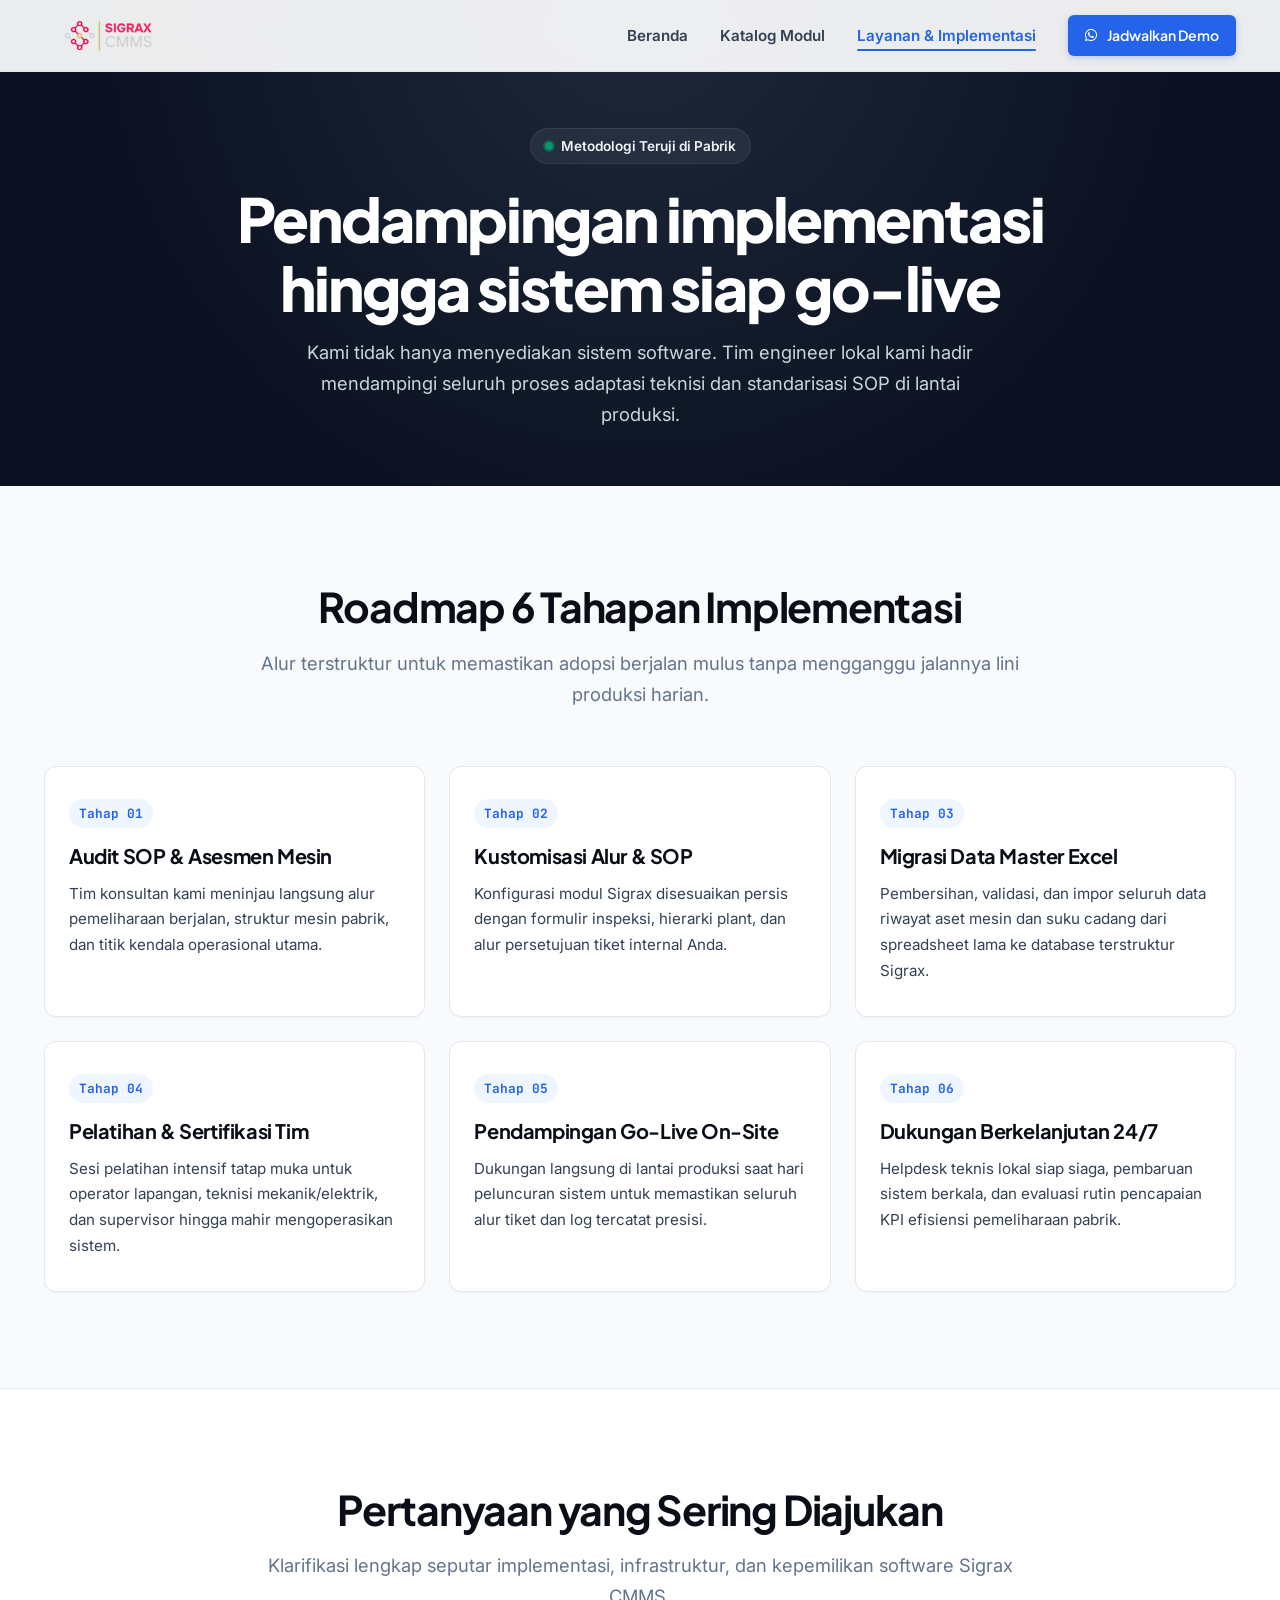
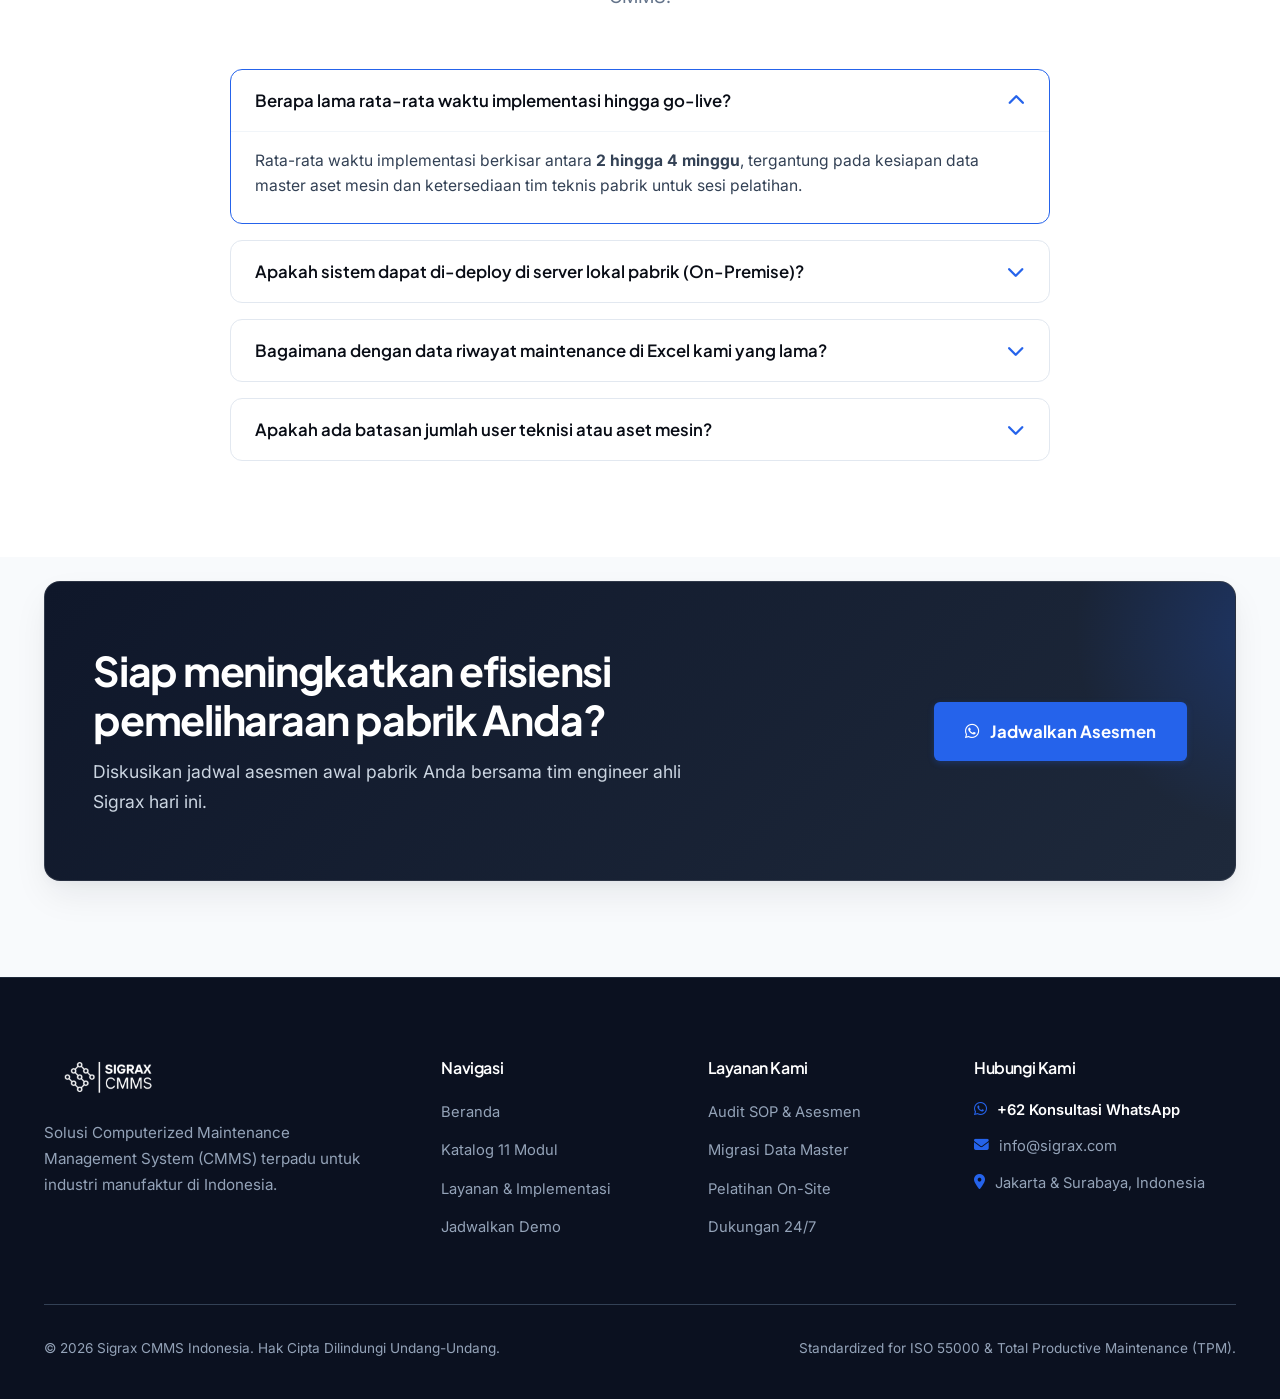
<file: services.html>
<!DOCTYPE html>
<html lang="id" prefix="og: https://ogp.me/ns#">
<head>
  <meta charset="UTF-8" />
  <meta name="viewport" content="width=device-width, initial-scale=1.0" />
  <title>Layanan &amp; Roadmap Implementasi — Sigrax CMMS</title>
  <meta name="description" content="Layanan konsultasi, kustomisasi SOP, migrasi data, pelatihan teknisi, dan pendampingan implementasi Sigrax CMMS untuk industri Indonesia." />
  <meta name="keywords" content="implementasi CMMS, konsultasi maintenance industri, audit mesin pabrik, pelatihan teknisi CMMS, migrasi data excel" />
  <meta name="author" content="Sigrax CMMS" />
  <meta name="robots" content="index, follow" />
  <link rel="canonical" href="https://sigrax.com/services.html" />

  <!-- Open Graph -->
  <meta property="og:type" content="website" />
  <meta property="og:url" content="https://sigrax.com/services.html" />
  <meta property="og:title" content="Layanan &amp; Roadmap Implementasi — Sigrax CMMS" />
  <meta property="og:description" content="Pendampingan 6 tahap implementasi software CMMS di pabrik Anda oleh tim engineer lokal." />
  <meta property="og:image" content="assets/brand/team-about.png" />
  <meta property="og:locale" content="id_ID" />
  <meta property="og:site_name" content="Sigrax CMMS" />

  <!-- Twitter Card -->
  <meta name="twitter:card" content="summary_large_image" />
  <meta name="twitter:title" content="Layanan Implementasi — Sigrax CMMS" />
  <meta name="twitter:description" content="Pendampingan 6 tahap implementasi software CMMS di pabrik Anda." />
  <meta name="twitter:image" content="assets/brand/team-about.png" />

  <!-- Favicon & Icons -->
  <link rel="icon" type="image/png" href="assets/brand/logo.png" />
  <link rel="stylesheet" href="https://cdnjs.cloudflare.com/ajax/libs/font-awesome/6.5.1/css/all.min.css" />
  
  <!-- Enterprise Design System -->
  <link rel="stylesheet" href="css/style.css" />
</head>
<body>

  <!-- Accessible Skip Link -->
  <a href="#main-content" class="skip-link">Lewati ke konten utama</a>

  <!-- Top Navigation -->
  <header>
    <nav class="site-navbar" aria-label="Navigasi Utama">
      <div class="container navbar-inner">
        <a href="index.html" class="navbar-brand" aria-label="Sigrax CMMS Beranda">
          <img src="assets/brand/logo.png" alt="Sigrax CMMS Logo" class="brand-logo" />
        </a>

        <button class="mobile-toggle" aria-label="Buka Menu" aria-expanded="false">
          <i class="fas fa-bars"></i>
        </button>

        <ul class="nav-links">
          <li><a href="index.html" class="nav-link">Beranda</a></li>
          <li><a href="features.html" class="nav-link">Katalog Modul</a></li>
          <li><a href="services.html" class="nav-link active">Layanan &amp; Implementasi</a></li>
          <li class="nav-dropdown">
            <a href="https://wa.link/18xqmd" target="_blank" rel="noopener noreferrer" class="btn btn-primary btn-sm">
              <i class="fab fa-whatsapp"></i> Jadwalkan Demo
            </a>
            <div class="dropdown-panel">
              <a href="https://wa.link/18xqmd" target="_blank" rel="noopener noreferrer" class="dropdown-item">
                <i class="fab fa-whatsapp"></i> WhatsApp Konsultasi
              </a>
              <a href="mailto:info@sigrax.com" class="dropdown-item">
                <i class="fas fa-envelope"></i> Email Engineer Kami
              </a>
              <a href="https://www.instagram.com/sigraxcmms" target="_blank" rel="noopener noreferrer" class="dropdown-item">
                <i class="fab fa-instagram"></i> Instagram Resmi
              </a>
            </div>
          </li>
        </ul>
      </div>
    </nav>
  </header>

  <main id="main-content">
    <!-- Page Header Banner -->
    <section class="section-dark" style="padding-top: calc(var(--nav-height) + 56px); padding-bottom: 56px; background: radial-gradient(circle at 50% 0%, #1e293b 0%, #0b1120 70%);">
      <div class="container" style="text-align: center;">
        <div class="status-pill status-pill-dark">
          <span class="pulse-dot"></span>
          <span>Metodologi Teruji di Pabrik</span>
        </div>
        <h1>Pendampingan implementasi hingga sistem siap go-live</h1>
        <p style="max-width: 680px; margin: 16px auto 0; color: var(--text-white-dim); font-size: 1.15rem;">
          Kami tidak hanya menyediakan sistem software. Tim engineer lokal kami hadir mendampingi seluruh proses adaptasi teknisi dan standarisasi SOP di lantai produksi.
        </p>
      </div>
    </section>

    <!-- 6-Stage Roadmap Section -->
    <section class="section">
      <div class="container">
        <div class="section-header center">
          <h2>Roadmap 6 Tahapan Implementasi</h2>
          <p>Alur terstruktur untuk memastikan adopsi berjalan mulus tanpa mengganggu jalannya lini produksi harian.</p>
        </div>

        <div class="services-flow-grid">
          <!-- Step 1 -->
          <div class="service-flow-card reveal-up">
            <span class="step-badge">Tahap 01</span>
            <h3>Audit SOP &amp; Asesmen Mesin</h3>
            <p>Tim konsultan kami meninjau langsung alur pemeliharaan berjalan, struktur mesin pabrik, dan titik kendala operasional utama.</p>
          </div>

          <!-- Step 2 -->
          <div class="service-flow-card reveal-up">
            <span class="step-badge">Tahap 02</span>
            <h3>Kustomisasi Alur &amp; SOP</h3>
            <p>Konfigurasi modul Sigrax disesuaikan persis dengan formulir inspeksi, hierarki plant, dan alur persetujuan tiket internal Anda.</p>
          </div>

          <!-- Step 3 -->
          <div class="service-flow-card reveal-up">
            <span class="step-badge">Tahap 03</span>
            <h3>Migrasi Data Master Excel</h3>
            <p>Pembersihan, validasi, dan impor seluruh data riwayat aset mesin dan suku cadang dari spreadsheet lama ke database terstruktur Sigrax.</p>
          </div>

          <!-- Step 4 -->
          <div class="service-flow-card reveal-up">
            <span class="step-badge">Tahap 04</span>
            <h3>Pelatihan &amp; Sertifikasi Tim</h3>
            <p>Sesi pelatihan intensif tatap muka untuk operator lapangan, teknisi mekanik/elektrik, dan supervisor hingga mahir mengoperasikan sistem.</p>
          </div>

          <!-- Step 5 -->
          <div class="service-flow-card reveal-up">
            <span class="step-badge">Tahap 05</span>
            <h3>Pendampingan Go-Live On-Site</h3>
            <p>Dukungan langsung di lantai produksi saat hari peluncuran sistem untuk memastikan seluruh alur tiket dan log tercatat presisi.</p>
          </div>

          <!-- Step 6 -->
          <div class="service-flow-card reveal-up">
            <span class="step-badge">Tahap 06</span>
            <h3>Dukungan Berkelanjutan 24/7</h3>
            <p>Helpdesk teknis lokal siap siaga, pembaruan sistem berkala, dan evaluasi rutin pencapaian KPI efisiensi pemeliharaan pabrik.</p>
          </div>
        </div>
      </div>
    </section>

    <!-- FAQ Accordion Section -->
    <section class="section" style="background-color: #ffffff; border-top: 1px solid var(--border);">
      <div class="container">
        <div class="section-header center">
          <h2>Pertanyaan yang Sering Diajukan</h2>
          <p>Klarifikasi lengkap seputar implementasi, infrastruktur, dan kepemilikan software Sigrax CMMS.</p>
        </div>

        <div class="faq-accordion-list">
          <!-- FAQ 1 -->
          <div class="faq-accordion-item open">
            <button class="faq-toggle-btn" aria-expanded="true">
              <span>Berapa lama rata-rata waktu implementasi hingga go-live?</span>
              <i class="fas fa-chevron-down"></i>
            </button>
            <div class="faq-accordion-content">
              Rata-rata waktu implementasi berkisar antara <strong>2 hingga 4 minggu</strong>, tergantung pada kesiapan data master aset mesin dan ketersediaan tim teknis pabrik untuk sesi pelatihan.
            </div>
          </div>

          <!-- FAQ 2 -->
          <div class="faq-accordion-item">
            <button class="faq-toggle-btn" aria-expanded="false">
              <span>Apakah sistem dapat di-deploy di server lokal pabrik (On-Premise)?</span>
              <i class="fas fa-chevron-down"></i>
            </button>
            <div class="faq-accordion-content">
              Ya, Sigrax mendukung deployment secara <strong>On-Premise (Private Server / Local Intranet)</strong> di dalam jaringan pabrik demi keamanan data, maupun melalui <strong>Dedicated Cloud</strong> yang aman dan fleksibel.
            </div>
          </div>

          <!-- FAQ 3 -->
          <div class="faq-accordion-item">
            <button class="faq-toggle-btn" aria-expanded="false">
              <span>Bagaimana dengan data riwayat maintenance di Excel kami yang lama?</span>
              <i class="fas fa-chevron-down"></i>
            </button>
            <div class="faq-accordion-content">
              Tim data engineer Sigrax menyediakan layanan migrasi dan pembersihan data gratis dari berbagai format spreadsheet (Excel / CSV) langsung ke dalam database terstandar Sigrax.
            </div>
          </div>

          <!-- FAQ 4 -->
          <div class="faq-accordion-item">
            <button class="faq-toggle-btn" aria-expanded="false">
              <span>Apakah ada batasan jumlah user teknisi atau aset mesin?</span>
              <i class="fas fa-chevron-down"></i>
            </button>
            <div class="faq-accordion-content">
              Dengan model lisensi Sigrax, Anda mendapatkan kebebasan penuh tanpa batasan penambahan user teknisi maupun kuantitas aset mesin yang didaftarkan.
            </div>
          </div>
        </div>
      </div>
    </section>

    <!-- Global CTA -->
    <section class="section" style="padding-top: 24px;">
      <div class="container">
        <div class="cta-banner reveal-up">
          <div class="cta-banner-content">
            <h2>Siap meningkatkan efisiensi pemeliharaan pabrik Anda?</h2>
            <p>Diskusikan jadwal asesmen awal pabrik Anda bersama tim engineer ahli Sigrax hari ini.</p>
          </div>
          <div class="btn-group">
            <a href="https://wa.link/18xqmd" target="_blank" rel="noopener noreferrer" class="btn btn-primary btn-lg">
              <i class="fab fa-whatsapp"></i> Jadwalkan Asesmen
            </a>
          </div>
        </div>
      </div>
    </section>
  </main>

  <!-- Footer -->
  <footer class="site-footer">
    <div class="container">
      <div class="footer-grid">
        <div class="footer-brand">
          <a href="index.html" aria-label="Sigrax Beranda">
            <img src="assets/brand/logo.png" alt="Sigrax CMMS" style="height: 38px; filter: brightness(0) invert(1);" />
          </a>
          <p>Solusi Computerized Maintenance Management System (CMMS) terpadu untuk industri manufaktur di Indonesia.</p>
        </div>

        <div class="footer-col">
          <h4>Navigasi</h4>
          <ul class="footer-links">
            <li><a href="index.html">Beranda</a></li>
            <li><a href="features.html">Katalog 11 Modul</a></li>
            <li><a href="services.html">Layanan &amp; Implementasi</a></li>
            <li><a href="https://wa.link/18xqmd" target="_blank" rel="noopener noreferrer">Jadwalkan Demo</a></li>
          </ul>
        </div>

        <div class="footer-col">
          <h4>Layanan Kami</h4>
          <ul class="footer-links">
            <li><a href="services.html">Audit SOP &amp; Asesmen</a></li>
            <li><a href="services.html">Migrasi Data Master</a></li>
            <li><a href="services.html">Pelatihan On-Site</a></li>
            <li><a href="services.html">Dukungan 24/7</a></li>
          </ul>
        </div>

        <div class="footer-col">
          <h4>Hubungi Kami</h4>
          <div class="footer-contact-item">
            <i class="fab fa-whatsapp"></i>
            <span><a href="https://wa.link/18xqmd" target="_blank" rel="noopener noreferrer" style="color: #ffffff; font-weight: 600;">+62 Konsultasi WhatsApp</a></span>
          </div>
          <div class="footer-contact-item">
            <i class="fas fa-envelope"></i>
            <span>info@sigrax.com</span>
          </div>
          <div class="footer-contact-item">
            <i class="fas fa-map-marker-alt"></i>
            <span>Jakarta &amp; Surabaya, Indonesia</span>
          </div>
        </div>
      </div>

      <div class="footer-bottom">
        <div>&copy; 2026 Sigrax CMMS Indonesia. Hak Cipta Dilindungi Undang-Undang.</div>
        <div>Standardized for ISO 55000 &amp; Total Productive Maintenance (TPM).</div>
      </div>
    </div>
  </footer>

  <script src="js/main.js"></script>
</body>
</html>
</file>
<file: css/style.css>
/* ==========================================================================
   SIGRAX CMMS — Enterprise Industrial Design System
   High-Precision B2B Manufacturing Software Showcase
   ========================================================================== */

@import url('https://fonts.googleapis.com/css2?family=Plus+Jakarta+Sans:wght@400;500;600;700;800&family=Inter:wght@400;500;600;700&family=JetBrains+Mono:wght@400;500;600;700&display=swap');

/* --- Design Tokens & CSS Variables --- */
:root {
  /* Surfaces & Backgrounds (Enterprise Crisp Slate & Deep Contrast) */
  --bg-page: #f8fafc;
  --bg-surface: #ffffff;
  --bg-subtle: #f1f5f9;
  --bg-card: #ffffff;
  --bg-card-hover: #fcfdfe;
  --bg-dark-hero: #0b1120;
  --bg-dark-surface: #0f172a;
  --bg-dark-card: #1e293b;
  --bg-dark-card-hover: #243248;

  /* Primary Palette & Brand Identifiers */
  --primary: #0f172a;               /* Deep Industrial Navy */
  --primary-hover: #1e293b;
  --primary-light: #334155;

  --accent: #2563eb;                /* Precision Royal Blue */
  --accent-hover: #1d4ed8;
  --accent-subtle: #eff6ff;
  --accent-glow: rgba(37, 99, 235, 0.15);

  --accent-amber: #d97706;          /* Industrial Status / Alert Gold */
  --accent-amber-subtle: #fef3c7;
  --accent-green: #059669;          /* Live Status Green */
  --accent-green-subtle: #ecfdf5;

  /* Typography Colors (High Contrast WCAG AAA Compliant) */
  --text-heading: #090d16;          /* Deepest Ink */
  --text-body: #334155;             /* Clear Slate 700 */
  --text-muted: #64748b;            /* Slate 500 */
  --text-dim: #94a3b8;
  --text-white: #ffffff;
  --text-white-dim: #cbd5e1;

  /* Crisp Hairline Borders */
  --border: #e2e8f0;
  --border-strong: #cbd5e1;
  --border-subtle: #f1f5f9;
  --border-dark: #1e293b;
  --border-dark-subtle: #334155;
  --border-dark-highlight: rgba(255, 255, 255, 0.08);

  /* Shadows (Atmospheric, Tinted & Soft) */
  --shadow-xs: 0 1px 2px rgba(15, 23, 42, 0.04);
  --shadow-sm: 0 2px 4px rgba(15, 23, 42, 0.05), 0 1px 2px rgba(15, 23, 42, 0.03);
  --shadow-md: 0 6px 16px -2px rgba(15, 23, 42, 0.06), 0 2px 6px -1px rgba(15, 23, 42, 0.03);
  --shadow-lg: 0 16px 36px -4px rgba(15, 23, 42, 0.08), 0 4px 12px -2px rgba(15, 23, 42, 0.04);
  --shadow-lift: 0 24px 48px -12px rgba(15, 23, 42, 0.12);
  --shadow-dark-card: 0 12px 32px -4px rgba(0, 0, 0, 0.35);

  /* Geometry & Radii */
  --container-max: 1240px;
  --nav-height: 72px;
  --radius-xs: 4px;
  --radius-sm: 6px;
  --radius-md: 12px;
  --radius-lg: 16px;
  --radius-xl: 20px;
  --radius-full: 9999px;

  /* Transitions & Springs */
  --transition-fast: 0.15s cubic-bezier(0.16, 1, 0.3, 1);
  --transition-normal: 0.25s cubic-bezier(0.16, 1, 0.3, 1);
  --transition-smooth: 0.4s cubic-bezier(0.16, 1, 0.3, 1);
}

/* --- Base & Reset --- */
*, *::before, *::after {
  box-sizing: border-box;
  margin: 0;
  padding: 0;
}

html {
  scroll-behavior: smooth;
  font-size: 16px;
  color-scheme: light;
}

body {
  font-family: 'Inter', -apple-system, BlinkMacSystemFont, 'Segoe UI', Roboto, sans-serif;
  background-color: var(--bg-page);
  color: var(--text-body);
  line-height: 1.65;
  overflow-x: hidden;
  -webkit-font-smoothing: antialiased;
  -moz-osx-font-smoothing: grayscale;
  selection-background-color: var(--accent-subtle);
  selection-color: var(--accent);
}

::selection {
  background-color: #dbeafe;
  color: #1e40af;
}

/* Accessibility Skip Link */
.skip-link {
  position: absolute;
  top: -80px;
  left: 24px;
  background: var(--primary);
  color: #ffffff;
  padding: 12px 20px;
  border-radius: var(--radius-sm);
  font-weight: 600;
  font-size: 0.9rem;
  z-index: 9999;
  transition: top var(--transition-fast);
  box-shadow: var(--shadow-md);
}
.skip-link:focus {
  top: 20px;
}

:focus-visible {
  outline: 2px solid var(--accent);
  outline-offset: 3px;
}

/* --- Typography Hierarchy --- */
h1, h2, h3, h4, h5, h6 {
  font-family: 'Plus Jakarta Sans', sans-serif;
  color: var(--text-heading);
  font-weight: 700;
  line-height: 1.22;
  letter-spacing: -0.025em;
  text-wrap: balance;
}

h1 {
  font-size: clamp(2.4rem, 4.8vw, 3.8rem);
  font-weight: 800;
  letter-spacing: -0.035em;
  line-height: 1.12;
}

h2 {
  font-size: clamp(1.85rem, 3.2vw, 2.6rem);
  letter-spacing: -0.03em;
  line-height: 1.2;
}

h3 {
  font-size: 1.35rem;
  font-weight: 700;
  letter-spacing: -0.02em;
}

h4 {
  font-size: 1.1rem;
  font-weight: 600;
}

p {
  color: var(--text-body);
  font-size: 1.05rem;
  line-height: 1.7;
}

a {
  color: inherit;
  text-decoration: none;
}

.tabular-nums {
  font-family: 'JetBrains Mono', monospace;
  font-variant-numeric: tabular-nums;
}

/* --- Layout Utility Classes --- */
.container {
  width: 100%;
  max-width: var(--container-max);
  margin-left: auto;
  margin-right: auto;
  padding-left: 24px;
  padding-right: 24px;
}

.section {
  padding-top: 96px;
  padding-bottom: 96px;
  position: relative;
}

.section-tight {
  padding-top: 64px;
  padding-bottom: 64px;
}

.section-dark {
  background-color: var(--bg-dark-hero);
  color: var(--text-white);
}

.section-dark h1,
.section-dark h2,
.section-dark h3,
.section-dark h4 {
  color: var(--text-white);
}

.section-dark p {
  color: var(--text-white-dim);
}

.section-header {
  max-width: 780px;
  margin-bottom: 56px;
}

.section-header.center {
  margin-left: auto;
  margin-right: auto;
  text-align: center;
}

.section-header h2 {
  margin-bottom: 16px;
}

.section-header p {
  font-size: 1.15rem;
  color: var(--text-muted);
}

/* --- Micro-Status Badges --- */
.status-pill {
  display: inline-flex;
  align-items: center;
  gap: 8px;
  padding: 6px 14px;
  background-color: #ffffff;
  border: 1px solid var(--border);
  border-radius: var(--radius-full);
  font-size: 0.85rem;
  font-weight: 600;
  color: var(--text-heading);
  box-shadow: var(--shadow-xs);
  margin-bottom: 20px;
}

.status-pill-dark {
  background-color: rgba(255, 255, 255, 0.06);
  border: 1px solid var(--border-dark-highlight);
  color: #f1f5f9;
}

.pulse-dot {
  width: 8px;
  height: 8px;
  border-radius: 50%;
  background-color: var(--accent-green);
  position: relative;
}

.pulse-dot::after {
  content: '';
  position: absolute;
  top: -2px;
  left: -2px;
  width: 12px;
  height: 12px;
  border-radius: 50%;
  background-color: rgba(5, 150, 105, 0.4);
  animation: pulse-ring 2s infinite ease-out;
}

@keyframes pulse-ring {
  0% { transform: scale(0.8); opacity: 0.8; }
  100% { transform: scale(2.2); opacity: 0; }
}

/* --- Buttons & Tactile Click Physics --- */
.btn {
  display: inline-flex;
  align-items: center;
  justify-content: center;
  gap: 10px;
  padding: 12px 24px;
  font-family: 'Plus Jakarta Sans', sans-serif;
  font-size: 0.95rem;
  font-weight: 600;
  border-radius: var(--radius-sm);
  cursor: pointer;
  transition: transform var(--transition-fast), background-color var(--transition-fast), border-color var(--transition-fast), box-shadow var(--transition-fast);
  border: 1px solid transparent;
  text-decoration: none;
  white-space: nowrap;
}

.btn:active {
  transform: scale(0.98) translateY(1px);
}

.btn-primary {
  background-color: var(--accent);
  color: #ffffff;
  box-shadow: 0 2px 6px rgba(37, 99, 235, 0.25);
}
.btn-primary:hover {
  background-color: var(--accent-hover);
  box-shadow: 0 4px 14px rgba(37, 99, 235, 0.35);
  transform: translateY(-1px);
}

.btn-dark {
  background-color: var(--primary);
  color: #ffffff;
  border-color: var(--primary);
}
.btn-dark:hover {
  background-color: var(--primary-hover);
  transform: translateY(-1px);
}

.btn-secondary {
  background-color: #ffffff;
  color: var(--text-heading);
  border-color: var(--border-strong);
  box-shadow: var(--shadow-xs);
}
.btn-secondary:hover {
  background-color: var(--bg-subtle);
  border-color: var(--text-dim);
  transform: translateY(-1px);
}

.btn-ghost-dark {
  background-color: rgba(255, 255, 255, 0.08);
  color: #ffffff;
  border: 1px solid var(--border-dark-highlight);
}
.btn-ghost-dark:hover {
  background-color: rgba(255, 255, 255, 0.14);
  border-color: rgba(255, 255, 255, 0.2);
  transform: translateY(-1px);
}

.btn-sm {
  padding: 8px 16px;
  font-size: 0.88rem;
}

.btn-lg {
  padding: 15px 30px;
  font-size: 1.05rem;
  font-weight: 700;
}

.btn-group {
  display: flex;
  align-items: center;
  gap: 16px;
  flex-wrap: wrap;
}

/* --- Top Navigation (Sticky Glass) --- */
header {
  position: fixed;
  top: 0;
  left: 0;
  width: 100%;
  z-index: 1000;
  transition: all var(--transition-normal);
}

.site-navbar {
  height: var(--nav-height);
  background-color: rgba(255, 255, 255, 0.92);
  backdrop-filter: blur(12px);
  -webkit-backdrop-filter: blur(12px);
  border-bottom: 1px solid var(--border);
  transition: background-color var(--transition-fast), border-color var(--transition-fast), box-shadow var(--transition-fast);
}

header.scrolled .site-navbar {
  background-color: rgba(255, 255, 255, 0.98);
  box-shadow: var(--shadow-sm);
}

.navbar-inner {
  display: flex;
  align-items: center;
  justify-content: space-between;
  height: 100%;
}

.navbar-brand {
  display: flex;
  align-items: center;
  gap: 12px;
}

.brand-logo {
  height: 38px;
  width: auto;
  object-fit: contain;
  display: block;
}

.nav-links {
  display: flex;
  align-items: center;
  gap: 32px;
  list-style: none;
}

.nav-link {
  font-size: 0.95rem;
  font-weight: 600;
  color: var(--text-body);
  transition: color var(--transition-fast);
  position: relative;
  padding: 6px 0;
}

.nav-link:hover {
  color: var(--accent);
}

.nav-link.active {
  color: var(--accent);
}

.nav-link.active::after {
  content: '';
  position: absolute;
  bottom: 0;
  left: 0;
  width: 100%;
  height: 2px;
  background-color: var(--accent);
  border-radius: 2px;
}

.mobile-toggle {
  display: none;
  background: transparent;
  border: none;
  font-size: 1.35rem;
  color: var(--text-heading);
  cursor: pointer;
  padding: 8px;
}

/* Nav Dropdown */
.nav-dropdown {
  position: relative;
}

.dropdown-panel {
  position: absolute;
  top: calc(100% + 12px);
  right: 0;
  background: #ffffff;
  border: 1px solid var(--border);
  border-radius: var(--radius-md);
  box-shadow: var(--shadow-lg);
  min-width: 230px;
  padding: 8px;
  opacity: 0;
  visibility: hidden;
  transform: translateY(8px);
  transition: all var(--transition-fast);
  z-index: 100;
}

.nav-dropdown:hover .dropdown-panel,
.nav-dropdown:focus-within .dropdown-panel {
  opacity: 1;
  visibility: visible;
  transform: translateY(0);
}

.dropdown-item {
  display: flex;
  align-items: center;
  gap: 12px;
  padding: 10px 14px;
  font-size: 0.9rem;
  font-weight: 500;
  color: var(--text-heading);
  border-radius: var(--radius-sm);
  transition: background-color var(--transition-fast);
}

.dropdown-item:hover {
  background-color: var(--bg-subtle);
  color: var(--accent);
}

.dropdown-item i {
  font-size: 1.1rem;
  width: 18px;
  color: var(--accent);
}

/* --- Hero Section Architecture --- */
.hero-section {
  padding-top: calc(var(--nav-height) + 64px);
  padding-bottom: 96px;
  background: radial-gradient(circle at 50% 0%, #1e293b 0%, #0b1120 70%);
  color: #ffffff;
  position: relative;
  overflow: hidden;
}

.hero-section::before {
  content: '';
  position: absolute;
  top: 0;
  left: 0;
  right: 0;
  height: 1px;
  background: linear-gradient(90deg, transparent, rgba(255, 255, 255, 0.15), transparent);
}

.hero-grid {
  display: grid;
  grid-template-columns: 1.15fr 0.85fr;
  gap: 48px;
  align-items: center;
}

.hero-content h1 {
  color: #ffffff;
  margin-bottom: 20px;
}

.hero-subtitle {
  font-size: 1.15rem;
  color: var(--text-white-dim);
  margin-bottom: 36px;
  max-width: 60ch;
}

.hero-stats-strip {
  display: grid;
  grid-template-columns: repeat(4, 1fr);
  gap: 16px;
  margin-top: 48px;
  padding-top: 32px;
  border-top: 1px solid var(--border-dark-highlight);
}

.hero-stat-item h4 {
  font-size: 1.6rem;
  font-weight: 800;
  color: #ffffff;
  margin-bottom: 4px;
}

.hero-stat-item p {
  font-size: 0.85rem;
  color: var(--text-dim);
  line-height: 1.35;
}

/* Screenshot Mockup Window Frame */
.mockup-frame {
  background: #1e293b;
  border: 1px solid rgba(255, 255, 255, 0.12);
  border-radius: var(--radius-md);
  box-shadow: var(--shadow-dark-card), 0 0 0 1px rgba(255, 255, 255, 0.05);
  overflow: hidden;
  cursor: pointer;
  transition: transform var(--transition-normal), box-shadow var(--transition-normal);
  position: relative;
}

.mockup-frame:hover {
  transform: translateY(-4px);
  box-shadow: 0 24px 56px -8px rgba(0, 0, 0, 0.5), 0 0 0 1px rgba(255, 255, 255, 0.15);
}

.mockup-header-bar {
  display: flex;
  align-items: center;
  gap: 8px;
  padding: 10px 14px;
  background: #0f172a;
  border-bottom: 1px solid rgba(255, 255, 255, 0.08);
}

.mockup-header-dot {
  width: 10px;
  height: 10px;
  border-radius: 50%;
}
.mockup-header-dot:nth-child(1) { background-color: #ef4444; }
.mockup-header-dot:nth-child(2) { background-color: #f59e0b; }
.mockup-header-dot:nth-child(3) { background-color: #10b981; }

.mockup-header-title {
  font-family: 'JetBrains Mono', monospace;
  font-size: 0.75rem;
  color: var(--text-dim);
  margin-left: 8px;
}

.mockup-body {
  position: relative;
  overflow: hidden;
  background: #000;
  display: flex;
}

.mockup-body img {
  width: 100%;
  height: auto;
  display: block;
  transition: transform var(--transition-smooth);
}

.mockup-frame:hover .mockup-body img {
  transform: scale(1.02);
}

.image-zoom-hint {
  position: absolute;
  bottom: 14px;
  right: 14px;
  background: rgba(15, 23, 42, 0.85);
  backdrop-filter: blur(4px);
  color: #ffffff;
  font-size: 0.8rem;
  font-weight: 600;
  padding: 6px 12px;
  border-radius: var(--radius-full);
  border: 1px solid rgba(255, 255, 255, 0.15);
  display: flex;
  align-items: center;
  gap: 6px;
  opacity: 0;
  transform: translateY(6px);
  transition: all var(--transition-fast);
}

.mockup-frame:hover .image-zoom-hint,
.module-item-preview:hover .image-zoom-hint {
  opacity: 1;
  transform: translateY(0);
}

/* --- Client Logos Section --- */
.clients-section {
  padding: 48px 0;
  background: #ffffff;
  border-bottom: 1px solid var(--border);
}

.clients-title {
  text-align: center;
  font-size: 0.95rem;
  font-weight: 700;
  text-transform: uppercase;
  letter-spacing: 0.06em;
  color: var(--text-heading);
  margin-bottom: 28px;
}

.clients-grid {
  display: grid;
  grid-template-columns: repeat(4, 1fr);
  gap: 20px;
  align-items: center;
}

.client-card {
  height: 105px;
  display: flex;
  align-items: center;
  justify-content: center;
  padding: 0;
  border-radius: var(--radius-md);
  background: #ffffff;
  border: 1px solid var(--border);
  box-shadow: var(--shadow-sm);
  transition: all var(--transition-fast);
  overflow: hidden;
  position: relative;
}

.client-card:hover {
  border-color: var(--accent);
  box-shadow: var(--shadow-md);
  transform: translateY(-3px);
}

.client-card img {
  width: 100%;
  height: 100%;
  object-fit: contain;
  transform: scale(2.2);
  filter: none;
  opacity: 1;
  transition: transform var(--transition-fast);
}

.client-card:hover img {
  transform: scale(2.35);
}

/* --- Gapless Bento Grid System (Capabilities Showcase) --- */
.bento-grid {
  display: grid;
  grid-template-columns: repeat(12, 1fr);
  gap: 24px;
}

.bento-cell {
  background: #ffffff;
  border: 1px solid var(--border);
  border-radius: var(--radius-md);
  padding: 32px;
  transition: all var(--transition-normal);
  display: flex;
  flex-direction: column;
  box-shadow: var(--shadow-xs);
  position: relative;
  overflow: hidden;
}

.bento-cell:hover {
  border-color: var(--border-strong);
  box-shadow: var(--shadow-md);
  transform: translateY(-3px);
}

.bento-col-8 { grid-column: span 8; }
.bento-col-4 { grid-column: span 4; }
.bento-col-6 { grid-column: span 6; }
.bento-col-12 { grid-column: span 12; }

.bento-icon {
  width: 48px;
  height: 48px;
  border-radius: var(--radius-sm);
  background: var(--accent-subtle);
  color: var(--accent);
  display: flex;
  align-items: center;
  justify-content: center;
  font-size: 1.25rem;
  margin-bottom: 20px;
}

.bento-cell h3 {
  margin-bottom: 12px;
}

.bento-cell p {
  color: var(--text-body);
  font-size: 0.98rem;
  line-height: 1.6;
}

.bento-cell-preview {
  margin-top: 24px;
  border-radius: var(--radius-sm);
  overflow: hidden;
  border: 1px solid var(--border);
  background: var(--bg-subtle);
}

.bento-cell-preview img {
  width: 100%;
  height: auto;
  display: block;
  object-fit: cover;
}

/* --- Interactive Tabbed Feature Showcase --- */
.tabs-container {
  margin-top: 40px;
}

.tab-nav {
  display: flex;
  gap: 12px;
  border-bottom: 1px solid var(--border);
  padding-bottom: 12px;
  overflow-x: auto;
}

.tab-btn {
  background: transparent;
  border: none;
  font-family: 'Plus Jakarta Sans', sans-serif;
  font-size: 1rem;
  font-weight: 600;
  color: var(--text-muted);
  padding: 10px 20px;
  border-radius: var(--radius-sm);
  cursor: pointer;
  transition: all var(--transition-fast);
  display: inline-flex;
  align-items: center;
  gap: 10px;
  white-space: nowrap;
}

.tab-btn:hover {
  color: var(--text-heading);
  background: var(--bg-subtle);
}

.tab-btn.active {
  color: #ffffff;
  background: var(--primary);
}

.tab-panel {
  display: none;
  padding-top: 36px;
}

.tab-panel.active {
  display: grid;
  grid-template-columns: 1fr 1fr;
  gap: 40px;
  align-items: center;
  animation: fadeIn 0.3s ease-out;
}

@keyframes fadeIn {
  from { opacity: 0; transform: translateY(8px); }
  to { opacity: 1; transform: translateY(0); }
}

.tab-content h3 {
  font-size: 1.75rem;
  margin-bottom: 16px;
}

.tab-content p {
  margin-bottom: 24px;
  font-size: 1.05rem;
}

.feature-checklist {
  list-style: none;
  display: flex;
  flex-direction: column;
  gap: 14px;
}

.feature-checklist li {
  display: flex;
  align-items: flex-start;
  gap: 12px;
  font-size: 0.98rem;
  color: var(--text-body);
}

.feature-checklist li i {
  color: var(--accent);
  margin-top: 4px;
  font-size: 1rem;
}

/* --- Comparison Matrix Section --- */
.comparison-table-wrapper {
  background: #ffffff;
  border: 1px solid var(--border);
  border-radius: var(--radius-md);
  box-shadow: var(--shadow-sm);
  overflow-x: auto;
  margin-top: 32px;
}

.comparison-table {
  width: 100%;
  border-collapse: collapse;
  text-align: left;
}

.comparison-table th,
.comparison-table td {
  padding: 18px 24px;
  border-bottom: 1px solid var(--border);
  font-size: 0.95rem;
}

.comparison-table th {
  background: var(--bg-subtle);
  font-family: 'Plus Jakarta Sans', sans-serif;
  font-weight: 700;
  color: var(--text-heading);
}

.comparison-table th.highlight-col,
.comparison-table td.highlight-col {
  background: #eff6ff;
  border-left: 2px solid var(--accent);
  border-right: 2px solid var(--accent);
}

.comparison-table th.highlight-col {
  color: var(--accent);
  font-size: 1.05rem;
}

.comparison-table tr:last-child td {
  border-bottom: none;
}

.comparison-table .badge-check {
  color: #059669;
  font-weight: 700;
  display: inline-flex;
  align-items: center;
  gap: 6px;
}

.comparison-table .badge-cross {
  color: #dc2626;
  font-weight: 500;
  display: inline-flex;
  align-items: center;
  gap: 6px;
}

/* --- Features Filterable Catalog (features.html) --- */
.filter-bar {
  display: flex;
  gap: 10px;
  flex-wrap: wrap;
  justify-content: center;
  margin-bottom: 48px;
}

.filter-btn {
  background: #ffffff;
  border: 1px solid var(--border);
  color: var(--text-body);
  font-family: 'Plus Jakarta Sans', sans-serif;
  font-size: 0.9rem;
  font-weight: 600;
  padding: 8px 18px;
  border-radius: var(--radius-full);
  cursor: pointer;
  transition: all var(--transition-fast);
}

.filter-btn:hover {
  background: var(--bg-subtle);
  border-color: var(--border-strong);
}

.filter-btn.active {
  background: var(--primary);
  color: #ffffff;
  border-color: var(--primary);
}

.modules-grid {
  display: grid;
  grid-template-columns: repeat(3, 1fr);
  gap: 28px;
}

.module-item-card {
  background: #ffffff;
  border: 1px solid var(--border);
  border-radius: var(--radius-md);
  overflow: hidden;
  box-shadow: var(--shadow-xs);
  display: flex;
  flex-direction: column;
  transition: all var(--transition-normal);
}

.module-item-card:hover {
  border-color: var(--border-strong);
  box-shadow: var(--shadow-md);
  transform: translateY(-4px);
}

.module-item-preview {
  position: relative;
  background: #0f172a;
  border-bottom: 1px solid var(--border);
  overflow: hidden;
  cursor: pointer;
}

.module-item-preview img {
  width: 100%;
  height: 210px;
  object-fit: cover;
  display: block;
  transition: transform var(--transition-smooth);
}

.module-item-preview:hover img {
  transform: scale(1.03);
}

.module-item-body {
  padding: 24px;
  flex-grow: 1;
  display: flex;
  flex-direction: column;
}

.module-category-tag {
  display: inline-block;
  font-family: 'JetBrains Mono', monospace;
  font-size: 0.75rem;
  font-weight: 600;
  text-transform: uppercase;
  letter-spacing: 0.05em;
  color: var(--accent);
  background: var(--accent-subtle);
  padding: 3px 8px;
  border-radius: var(--radius-xs);
  margin-bottom: 12px;
  width: fit-content;
}

.module-item-body h3 {
  font-size: 1.2rem;
  margin-bottom: 10px;
  display: flex;
  align-items: center;
  gap: 8px;
}

.module-item-body p {
  font-size: 0.92rem;
  color: var(--text-body);
  line-height: 1.55;
  margin-bottom: 18px;
  flex-grow: 1;
}

.module-points-list {
  list-style: none;
  border-top: 1px solid var(--border-subtle);
  padding-top: 14px;
  display: flex;
  flex-direction: column;
  gap: 8px;
}

.module-points-list li {
  font-size: 0.85rem;
  color: var(--text-muted);
  display: flex;
  align-items: flex-start;
  gap: 8px;
}

.module-points-list li i {
  color: #059669;
  margin-top: 3px;
}

/* --- Services Roadmap & Process Timeline (services.html) --- */
.services-flow-grid {
  display: grid;
  grid-template-columns: repeat(3, 1fr);
  gap: 24px;
  margin-top: 40px;
}

.service-flow-card {
  background: #ffffff;
  border: 1px solid var(--border);
  border-radius: var(--radius-md);
  padding: 32px 24px;
  box-shadow: var(--shadow-xs);
  position: relative;
  transition: all var(--transition-normal);
}

.service-flow-card:hover {
  border-color: var(--border-strong);
  box-shadow: var(--shadow-md);
  transform: translateY(-4px);
}

.step-badge {
  font-family: 'JetBrains Mono', monospace;
  font-size: 0.8rem;
  font-weight: 700;
  color: var(--accent);
  background: var(--accent-subtle);
  padding: 4px 10px;
  border-radius: var(--radius-full);
  display: inline-block;
  margin-bottom: 16px;
}

.service-flow-card h3 {
  font-size: 1.25rem;
  margin-bottom: 12px;
}

.service-flow-card p {
  font-size: 0.95rem;
  color: var(--text-body);
}

/* --- FAQ Accordion System --- */
.faq-accordion-list {
  max-width: 820px;
  margin: 40px auto 0;
  display: flex;
  flex-direction: column;
  gap: 16px;
}

.faq-accordion-item {
  background: #ffffff;
  border: 1px solid var(--border);
  border-radius: var(--radius-md);
  overflow: hidden;
  transition: border-color var(--transition-fast);
}

.faq-accordion-item.open {
  border-color: var(--accent);
}

.faq-toggle-btn {
  width: 100%;
  padding: 20px 24px;
  background: transparent;
  border: none;
  text-align: left;
  display: flex;
  align-items: center;
  justify-content: space-between;
  gap: 16px;
  font-family: 'Plus Jakarta Sans', sans-serif;
  font-size: 1.05rem;
  font-weight: 600;
  color: var(--text-heading);
  cursor: pointer;
}

.faq-toggle-btn i {
  color: var(--accent);
  font-size: 1.1rem;
  transition: transform var(--transition-fast);
}

.faq-accordion-item.open .faq-toggle-btn i {
  transform: rotate(180deg);
}

.faq-accordion-content {
  display: none;
  padding: 0 24px 24px;
  font-size: 0.98rem;
  color: var(--text-body);
  line-height: 1.65;
  border-top: 1px solid var(--border-subtle);
  padding-top: 16px;
}

.faq-accordion-item.open .faq-accordion-content {
  display: block;
  animation: fadeIn 0.25s ease-out;
}

/* --- Global CTA Banner --- */
.cta-banner {
  background: linear-gradient(135deg, #0f172a 0%, #1e293b 100%);
  border-radius: var(--radius-lg);
  padding: 64px 48px;
  color: #ffffff;
  display: flex;
  align-items: center;
  justify-content: space-between;
  gap: 40px;
  box-shadow: var(--shadow-lg);
  border: 1px solid rgba(255, 255, 255, 0.1);
  position: relative;
  overflow: hidden;
}

.cta-banner::before {
  content: '';
  position: absolute;
  top: -50%;
  right: -20%;
  width: 400px;
  height: 400px;
  background: radial-gradient(circle, rgba(37, 99, 235, 0.25), transparent 70%);
  pointer-events: none;
}

.cta-banner-content h2 {
  color: #ffffff;
  margin-bottom: 12px;
}

.cta-banner-content p {
  color: var(--text-white-dim);
  font-size: 1.1rem;
  max-width: 55ch;
}

/* --- Footer Architecture --- */
.site-footer {
  background-color: #0b1120;
  color: var(--text-white-dim);
  padding-top: 80px;
  padding-bottom: 40px;
  border-top: 1px solid var(--border-dark);
}

.footer-grid {
  display: grid;
  grid-template-columns: 1.6fr 1fr 1fr 1.2fr;
  gap: 48px;
  margin-bottom: 64px;
}

.footer-brand p {
  color: var(--text-dim);
  font-size: 0.95rem;
  margin-top: 16px;
  max-width: 34ch;
}

.footer-col h4 {
  color: #ffffff;
  font-size: 1rem;
  margin-bottom: 20px;
}

.footer-links {
  list-style: none;
  display: flex;
  flex-direction: column;
  gap: 12px;
}

.footer-links a {
  color: var(--text-dim);
  font-size: 0.92rem;
  transition: color var(--transition-fast);
}

.footer-links a:hover {
  color: #ffffff;
}

.footer-contact-item {
  display: flex;
  align-items: flex-start;
  gap: 10px;
  color: var(--text-dim);
  font-size: 0.92rem;
  margin-bottom: 12px;
}

.footer-contact-item i {
  color: var(--accent);
  margin-top: 4px;
}

.footer-bottom {
  padding-top: 32px;
  border-top: 1px solid var(--border-dark-subtle);
  display: flex;
  align-items: center;
  justify-content: space-between;
  font-size: 0.85rem;
  color: var(--text-dim);
}

/* --- Lightbox Modal Window --- */
.lightbox-modal {
  position: fixed;
  top: 0;
  left: 0;
  width: 100vw;
  height: 100vh;
  background: rgba(11, 17, 32, 0.94);
  backdrop-filter: blur(10px);
  -webkit-backdrop-filter: blur(10px);
  z-index: 99999;
  display: flex;
  align-items: center;
  justify-content: center;
  opacity: 0;
  visibility: hidden;
  transition: all var(--transition-normal);
  padding: 24px;
}

.lightbox-modal.active {
  opacity: 1;
  visibility: visible;
}

.lightbox-container {
  background: #0f172a;
  border: 1px solid var(--border-dark-highlight);
  border-radius: var(--radius-md);
  max-width: 1100px;
  width: 100%;
  max-height: 90vh;
  display: flex;
  flex-direction: column;
  overflow: hidden;
  box-shadow: 0 25px 60px rgba(0, 0, 0, 0.8);
  transform: scale(0.95);
  transition: transform var(--transition-normal);
}

.lightbox-modal.active .lightbox-container {
  transform: scale(1);
}

.lightbox-header {
  display: flex;
  align-items: center;
  justify-content: space-between;
  padding: 16px 20px;
  background: #1e293b;
  border-bottom: 1px solid var(--border-dark-highlight);
}

.lightbox-title-wrap h4 {
  color: #ffffff;
  font-size: 1.1rem;
  margin-bottom: 2px;
}

.lightbox-title-wrap p {
  color: var(--text-dim);
  font-size: 0.85rem;
}

.lightbox-close {
  background: rgba(255, 255, 255, 0.1);
  border: none;
  color: #ffffff;
  width: 36px;
  height: 36px;
  border-radius: 50%;
  display: flex;
  align-items: center;
  justify-content: center;
  cursor: pointer;
  transition: background-color var(--transition-fast);
}

.lightbox-close:hover {
  background: rgba(255, 255, 255, 0.25);
}

.lightbox-content {
  padding: 20px;
  overflow-y: auto;
  display: flex;
  align-items: center;
  justify-content: center;
  background: #090d16;
}

.lightbox-content img {
  max-width: 100%;
  max-height: 68vh;
  object-fit: contain;
  border-radius: var(--radius-xs);
  box-shadow: var(--shadow-dark-card);
}

/* --- Scroll Reveal & Micro Animation Utilities --- */
.reveal-up {
  opacity: 0;
  transform: translateY(24px);
  transition: opacity 0.6s cubic-bezier(0.16, 1, 0.3, 1), transform 0.6s cubic-bezier(0.16, 1, 0.3, 1);
}

.reveal-up.in-view {
  opacity: 1;
  transform: translateY(0);
}

/* --- Responsive Media Queries --- */
@media (max-width: 1024px) {
  .hero-grid {
    grid-template-columns: 1fr;
    gap: 40px;
  }
  
  .bento-col-8,
  .bento-col-4,
  .bento-col-6 {
    grid-column: span 12;
  }

  .modules-grid {
    grid-template-columns: repeat(2, 1fr);
  }

  .services-flow-grid {
    grid-template-columns: repeat(2, 1fr);
  }

  .footer-grid {
    grid-template-columns: 1fr 1fr;
    gap: 36px;
  }

  .clients-grid {
    grid-template-columns: repeat(4, 1fr);
  }
}

@media (max-width: 768px) {
  :root {
    --nav-height: 64px;
  }

  .section {
    padding-top: 64px;
    padding-bottom: 64px;
  }

  .mobile-toggle {
    display: block;
  }

  .nav-links {
    position: fixed;
    top: var(--nav-height);
    left: 0;
    width: 100%;
    background: #ffffff;
    border-bottom: 1px solid var(--border);
    flex-direction: column;
    padding: 24px;
    gap: 16px;
    align-items: flex-start;
    box-shadow: var(--shadow-lg);
    display: none;
  }

  .nav-links.open {
    display: flex;
  }

  .nav-dropdown {
    width: 100%;
  }

  .dropdown-panel {
    position: static;
    opacity: 1;
    visibility: visible;
    transform: none;
    box-shadow: none;
    border: 1px solid var(--border-subtle);
    margin-top: 8px;
    width: 100%;
  }

  .hero-stats-strip {
    grid-template-columns: repeat(2, 1fr);
    gap: 20px;
  }

  .tab-panel.active {
    grid-template-columns: 1fr;
    gap: 24px;
  }

  .modules-grid {
    grid-template-columns: 1fr;
  }

  .services-flow-grid {
    grid-template-columns: 1fr;
  }

  .cta-banner {
    flex-direction: column;
    align-items: flex-start;
    padding: 40px 24px;
  }

  .footer-grid {
    grid-template-columns: 1fr;
    gap: 32px;
  }

  .footer-bottom {
    flex-direction: column;
    gap: 12px;
    text-align: center;
  }

  .clients-grid {
    grid-template-columns: repeat(3, 1fr);
  }
}

@media (max-width: 480px) {
  .clients-grid {
    grid-template-columns: repeat(2, 1fr);
  }
  
  .btn-group {
    flex-direction: column;
    width: 100%;
  }
  
  .btn-group .btn {
    width: 100%;
  }
}
</file>
